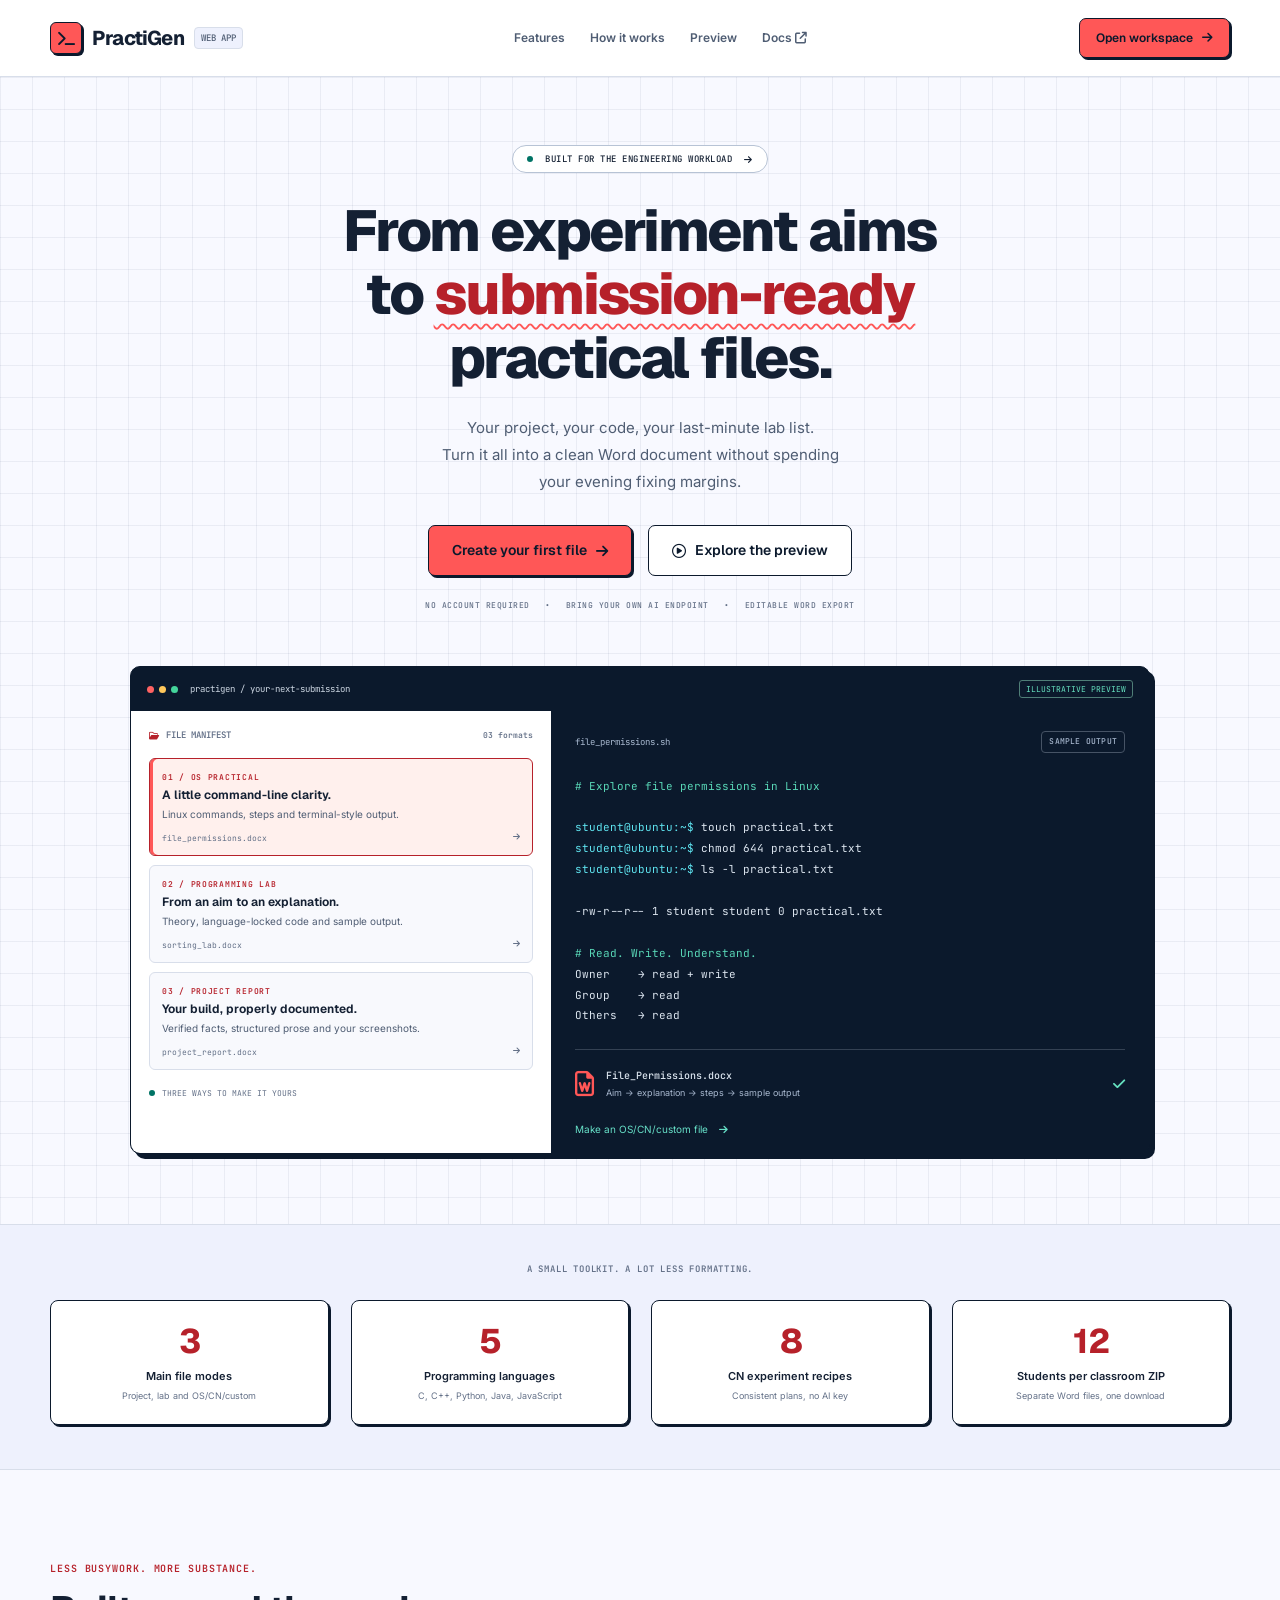
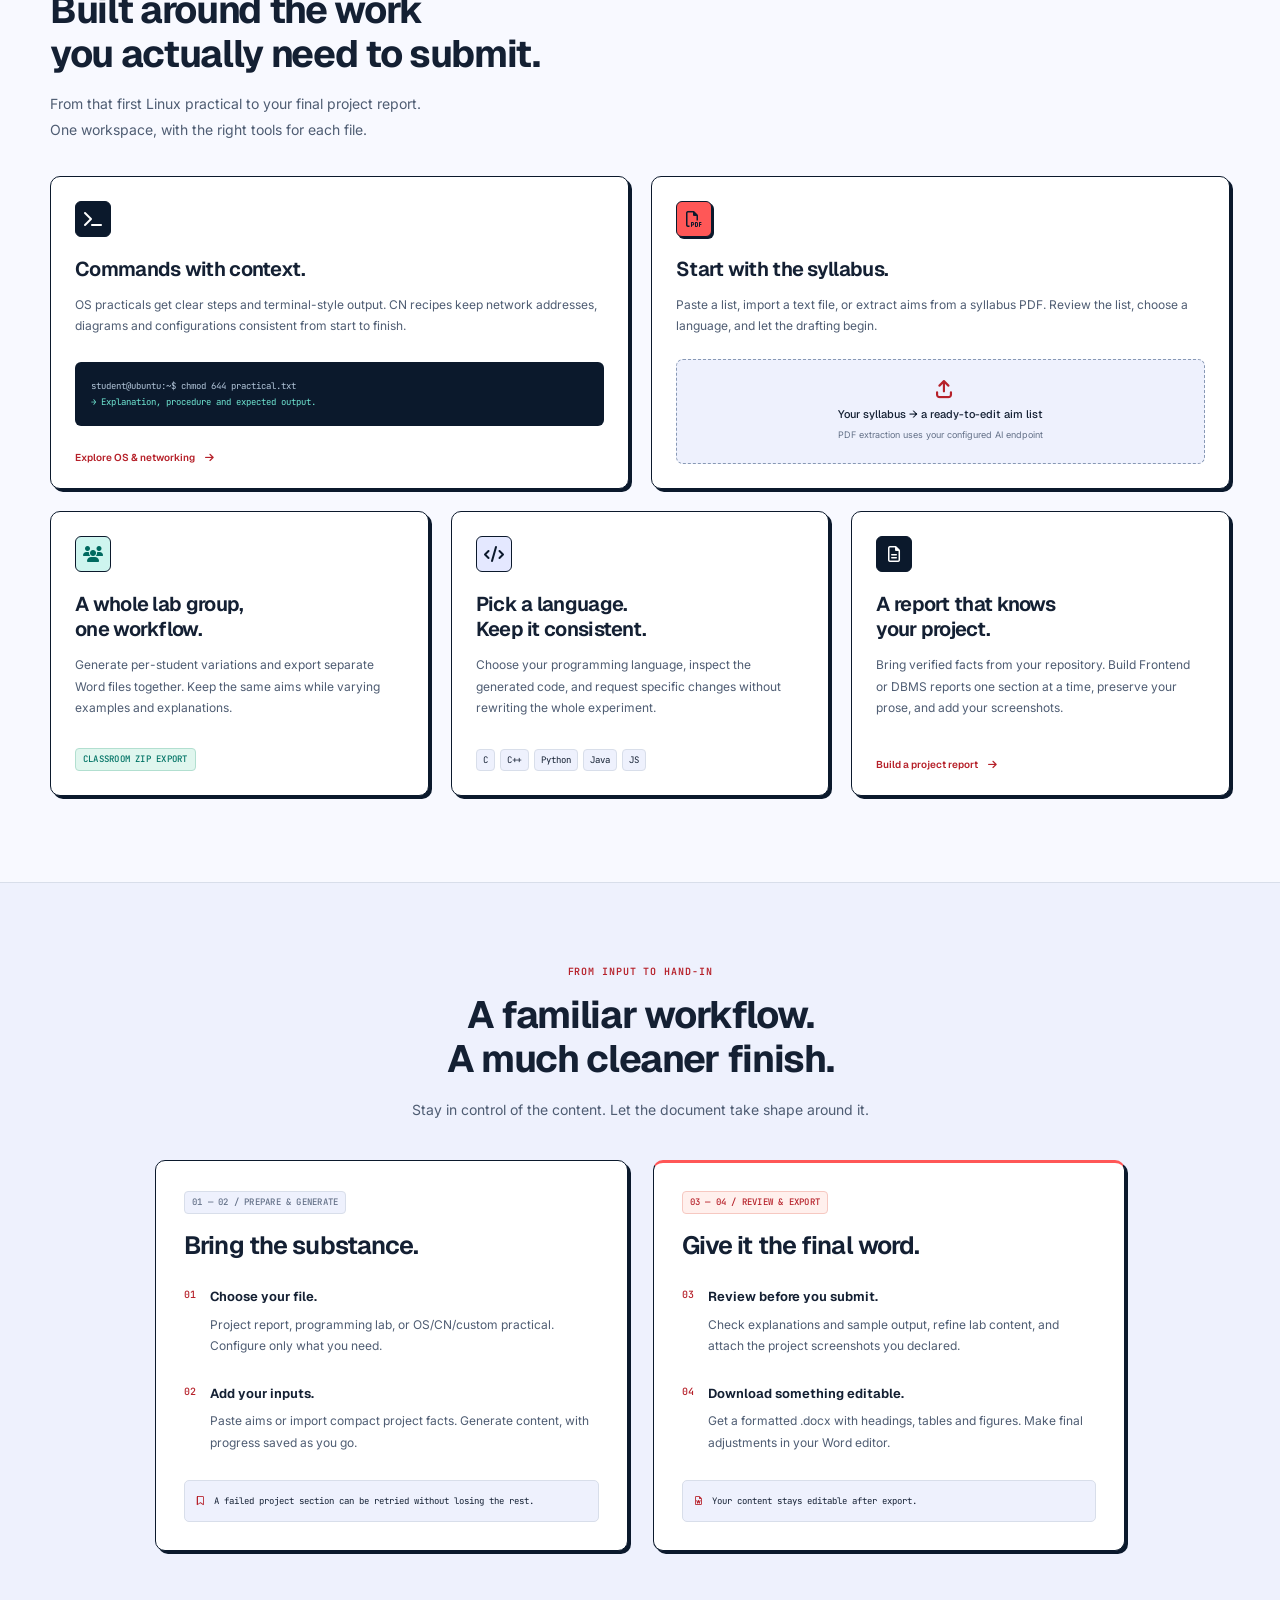
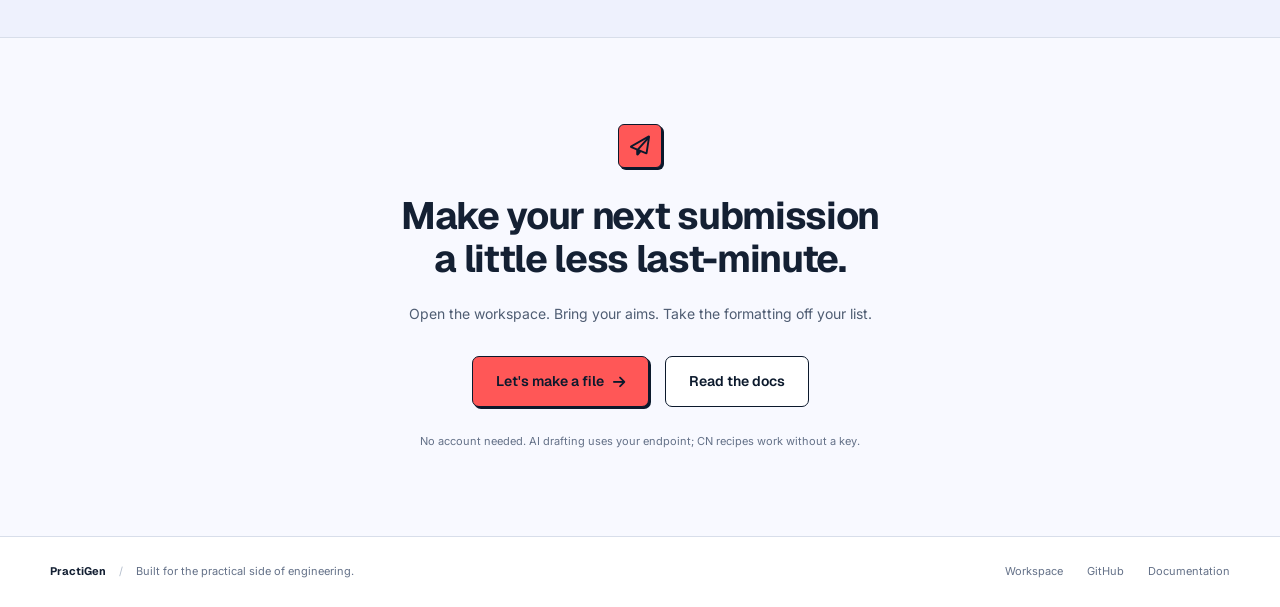
<file: public/index.html>
<!DOCTYPE html>
<html lang="en">
<head>
  <meta charset="UTF-8">
  <meta name="viewport" content="width=device-width, initial-scale=1">
  <meta name="description" content="Turn project facts and experiment aims into well-formatted Word reports. Project files, programming labs, and OS/CN practicals in one workspace.">
  <meta name="theme-color" content="#ff5757">
  <title>PractiGen — Your work. Submission ready.</title>
  <link rel="stylesheet" href="https://cdnjs.cloudflare.com/ajax/libs/font-awesome/6.5.1/css/all.min.css">
  <link rel="stylesheet" href="design.css"><link rel="stylesheet" href="landing.css">
  <script src="landing.js" defer></script>
</head>
<body>
  <a class="skip-link" href="#main">Skip to content</a>
  <header class="site-header"><div class="container header-inner">
    <a class="brand" href="./" aria-label="PractiGen home"><span class="brand-mark"><i class="fas fa-terminal" aria-hidden="true"></i></span>PractiGen <span class="brand-version">WEB APP</span></a>
    <nav class="header-nav" id="landing-nav" aria-label="Main navigation"><a href="#features">Features</a><a href="#workflow">How it works</a><a href="#demo">Preview</a><a href="https://github.com/tanish19078/generateassignment#readme">Docs <i class="fas fa-arrow-up-right-from-square" aria-hidden="true"></i></a></nav>
    <div class="header-actions"><a class="btn btn-primary" href="workspace.html">Open workspace <i class="fas fa-arrow-right" aria-hidden="true"></i></a><button class="menu-toggle" id="landing-menu" aria-label="Open navigation" aria-expanded="false" aria-controls="landing-nav"><i class="fas fa-bars" aria-hidden="true"></i></button></div>
  </div></header>
  <main id="main">
    <section class="hero grid-paper"><div class="container">
      <div class="hero-copy">
        <span class="hero-kicker"><span class="status-dot"></span> BUILT FOR THE ENGINEERING WORKLOAD <i class="fas fa-arrow-right" aria-hidden="true"></i></span>
        <h1>From experiment aims<br class="desktop-break"> to <span>submission-ready</span><br class="desktop-break"> practical files.</h1>
        <p class="lead">Your project, your code, your last-minute lab list.<br class="desktop-break"> Turn it all into a clean Word document without spending<br class="desktop-break"> your evening fixing margins.</p>
        <div class="hero-actions"><a class="btn btn-primary btn-lg" href="workspace.html">Create your first file <i class="fas fa-arrow-right" aria-hidden="true"></i></a><a class="btn btn-lg" href="#demo"><i class="far fa-circle-play" aria-hidden="true"></i> Explore the preview</a></div>
        <p class="hero-note">NO ACCOUNT REQUIRED <span>•</span> BRING YOUR OWN AI ENDPOINT <span>•</span> EDITABLE WORD EXPORT</p>
      </div>
      <div class="demo-window" id="demo">
        <div class="demo-titlebar"><div class="window-dots" aria-hidden="true"><span></span><span></span><span></span></div><span>practigen / your-next-submission</span><span class="demo-preview-tag">ILLUSTRATIVE PREVIEW</span></div>
        <div class="demo-body">
          <div class="demo-manifest"><div class="demo-pane-label"><i class="far fa-folder-open" aria-hidden="true"></i> FILE MANIFEST <span>03 formats</span></div>
            <div class="demo-tabs" aria-label="Preview file type">
              <button class="demo-tab active" data-demo="os" aria-pressed="true"><span class="eyebrow">01 / OS PRACTICAL</span><strong>A little command-line clarity.</strong><small>Linux commands, steps and terminal-style output.</small><span class="demo-tab-foot">file_permissions.docx <i class="fas fa-arrow-right" aria-hidden="true"></i></span></button>
              <button class="demo-tab" data-demo="lab" aria-pressed="false"><span class="eyebrow">02 / PROGRAMMING LAB</span><strong>From an aim to an explanation.</strong><small>Theory, language-locked code and sample output.</small><span class="demo-tab-foot">sorting_lab.docx <i class="fas fa-arrow-right" aria-hidden="true"></i></span></button>
              <button class="demo-tab" data-demo="project" aria-pressed="false"><span class="eyebrow">03 / PROJECT REPORT</span><strong>Your build, properly documented.</strong><small>Verified facts, structured prose and your screenshots.</small><span class="demo-tab-foot">project_report.docx <i class="fas fa-arrow-right" aria-hidden="true"></i></span></button>
            </div><div class="manifest-foot"><span class="status-dot"></span> THREE WAYS TO MAKE IT YOURS</div>
          </div>
          <div class="demo-output" aria-live="polite"><div class="demo-output-top"><span id="demo-file">file_permissions.sh</span><span class="badge demo-output-badge">SAMPLE OUTPUT</span></div>
            <pre id="demo-code"><span class="code-comment"># Explore file permissions in Linux</span>

<span class="code-prompt">student@ubuntu:~$</span> touch practical.txt
<span class="code-prompt">student@ubuntu:~$</span> chmod 644 practical.txt
<span class="code-prompt">student@ubuntu:~$</span> ls -l practical.txt

-rw-r--r-- 1 student student 0 practical.txt

<span class="code-comment"># Read. Write. Understand.</span>
Owner    → read + write
Group    → read
Others   → read</pre>
            <div class="demo-document"><span class="document-icon"><i class="far fa-file-word" aria-hidden="true"></i></span><div><strong id="demo-document-name">File_Permissions.docx</strong><small>Aim → explanation → steps → sample output</small></div><i class="fas fa-check" aria-hidden="true"></i></div>
            <a id="demo-start" href="workspace.html?mode=custom">Make an OS/CN/custom file <i class="fas fa-arrow-right" aria-hidden="true"></i></a>
          </div>
        </div>
      </div>
    </div></section>
    <section class="capabilities-strip" aria-label="Supported capabilities"><div class="container"><p class="eyebrow">A SMALL TOOLKIT. A LOT LESS FORMATTING.</p><div class="capability-grid"><div><strong>3</strong><span>Main file modes</span><small>Project, lab and OS/CN/custom</small></div><div><strong>5</strong><span>Programming languages</span><small>C, C++, Python, Java, JavaScript</small></div><div><strong>8</strong><span>CN experiment recipes</span><small>Consistent plans, no AI key</small></div><div><strong>12</strong><span>Students per classroom ZIP</span><small>Separate Word files, one download</small></div></div></div></section>
    <section class="features-section container" id="features">
      <div class="section-intro"><span class="eyebrow">LESS BUSYWORK. MORE SUBSTANCE.</span><h2>Built around the work<br>you actually need to submit.</h2><p class="lead">From that first Linux practical to your final project report.<br>One workspace, with the right tools for each file.</p></div>
      <div class="features-grid">
        <article class="feature-card feature-wide"><span class="feature-icon navy"><i class="fas fa-terminal" aria-hidden="true"></i></span><h3>Commands with context.</h3><p>OS practicals get clear steps and terminal-style output. CN recipes keep network addresses, diagrams and configurations consistent from start to finish.</p><div class="mini-terminal"><span>student@ubuntu:~$ chmod 644 practical.txt</span><strong>→ Explanation, procedure and expected output.</strong></div><a href="workspace.html?mode=custom">Explore OS &amp; networking <i class="fas fa-arrow-right" aria-hidden="true"></i></a></article>
        <article class="feature-card feature-wide"><span class="feature-icon coral"><i class="far fa-file-pdf" aria-hidden="true"></i></span><h3>Start with the syllabus.</h3><p>Paste a list, import a text file, or extract aims from a syllabus PDF. Review the list, choose a language, and let the drafting begin.</p><a class="feature-upload" href="workspace.html?mode=lab"><i class="fas fa-arrow-up-from-bracket" aria-hidden="true"></i><span>Your syllabus → a ready-to-edit aim list</span><small>PDF extraction uses your configured AI endpoint</small></a></article>
        <article class="feature-card"><span class="feature-icon mint"><i class="fas fa-users" aria-hidden="true"></i></span><h3>A whole lab group,<br>one workflow.</h3><p>Generate per-student variations and export separate Word files together. Keep the same aims while varying examples and explanations.</p><span class="badge badge-success">CLASSROOM ZIP EXPORT</span></article>
        <article class="feature-card"><span class="feature-icon lavender"><i class="fas fa-code" aria-hidden="true"></i></span><h3>Pick a language.<br>Keep it consistent.</h3><p>Choose your programming language, inspect the generated code, and request specific changes without rewriting the whole experiment.</p><div class="language-chips"><span>C</span><span>C++</span><span>Python</span><span>Java</span><span>JS</span></div></article>
        <article class="feature-card"><span class="feature-icon navy"><i class="far fa-file-lines" aria-hidden="true"></i></span><h3>A report that knows<br>your project.</h3><p>Bring verified facts from your repository. Build Frontend or DBMS reports one section at a time, preserve your prose, and add your screenshots.</p><a href="workspace.html?mode=project">Build a project report <i class="fas fa-arrow-right" aria-hidden="true"></i></a></article>
      </div>
    </section>
    <section class="workflow-section" id="workflow"><div class="container"><div class="section-intro centered"><span class="eyebrow">FROM INPUT TO HAND-IN</span><h2>A familiar workflow.<br>A much cleaner finish.</h2><p class="lead">Stay in control of the content. Let the document take shape around it.</p></div><div class="workflow-grid"><article class="workflow-card"><span class="badge badge-muted">01 — 02 / PREPARE &amp; GENERATE</span><h3>Bring the substance.</h3><ul><li><span>01</span><div><strong>Choose your file.</strong><p>Project report, programming lab, or OS/CN/custom practical. Configure only what you need.</p></div></li><li><span>02</span><div><strong>Add your inputs.</strong><p>Paste aims or import compact project facts. Generate content, with progress saved as you go.</p></div></li></ul><div class="workflow-note"><i class="far fa-bookmark" aria-hidden="true"></i> A failed project section can be retried without losing the rest.</div></article><article class="workflow-card workflow-card-accent"><span class="badge badge-accent">03 — 04 / REVIEW &amp; EXPORT</span><h3>Give it the final word.</h3><ul><li><span>03</span><div><strong>Review before you submit.</strong><p>Check explanations and sample output, refine lab content, and attach the project screenshots you declared.</p></div></li><li><span>04</span><div><strong>Download something editable.</strong><p>Get a formatted .docx with headings, tables and figures. Make final adjustments in your Word editor.</p></div></li></ul><div class="workflow-note"><i class="far fa-file-word" aria-hidden="true"></i> Your content stays editable after export.</div></article></div></div></section>
    <section class="final-cta container"><span class="feature-icon coral"><i class="far fa-paper-plane" aria-hidden="true"></i></span><h2>Make your next submission<br>a little less last-minute.</h2><p class="lead">Open the workspace. Bring your aims. Take the formatting off your list.</p><div class="hero-actions"><a class="btn btn-primary btn-lg" href="workspace.html">Let's make a file <i class="fas fa-arrow-right" aria-hidden="true"></i></a><a class="btn btn-lg" href="https://github.com/tanish19078/generateassignment#readme">Read the docs</a></div><p class="helper">No account needed. AI drafting uses your endpoint; CN recipes work without a key.</p></section>
  </main>
  <footer class="footer-shell"><div class="container page-footer"><div><strong>PractiGen</strong><span class="footer-divider">/</span>Built for the practical side of engineering.</div><div class="footer-links"><a href="workspace.html">Workspace</a><a href="https://github.com/tanish19078/generateassignment">GitHub</a><a href="https://github.com/tanish19078/generateassignment#readme">Documentation</a></div></div></footer>
</body>
</html>
</file>
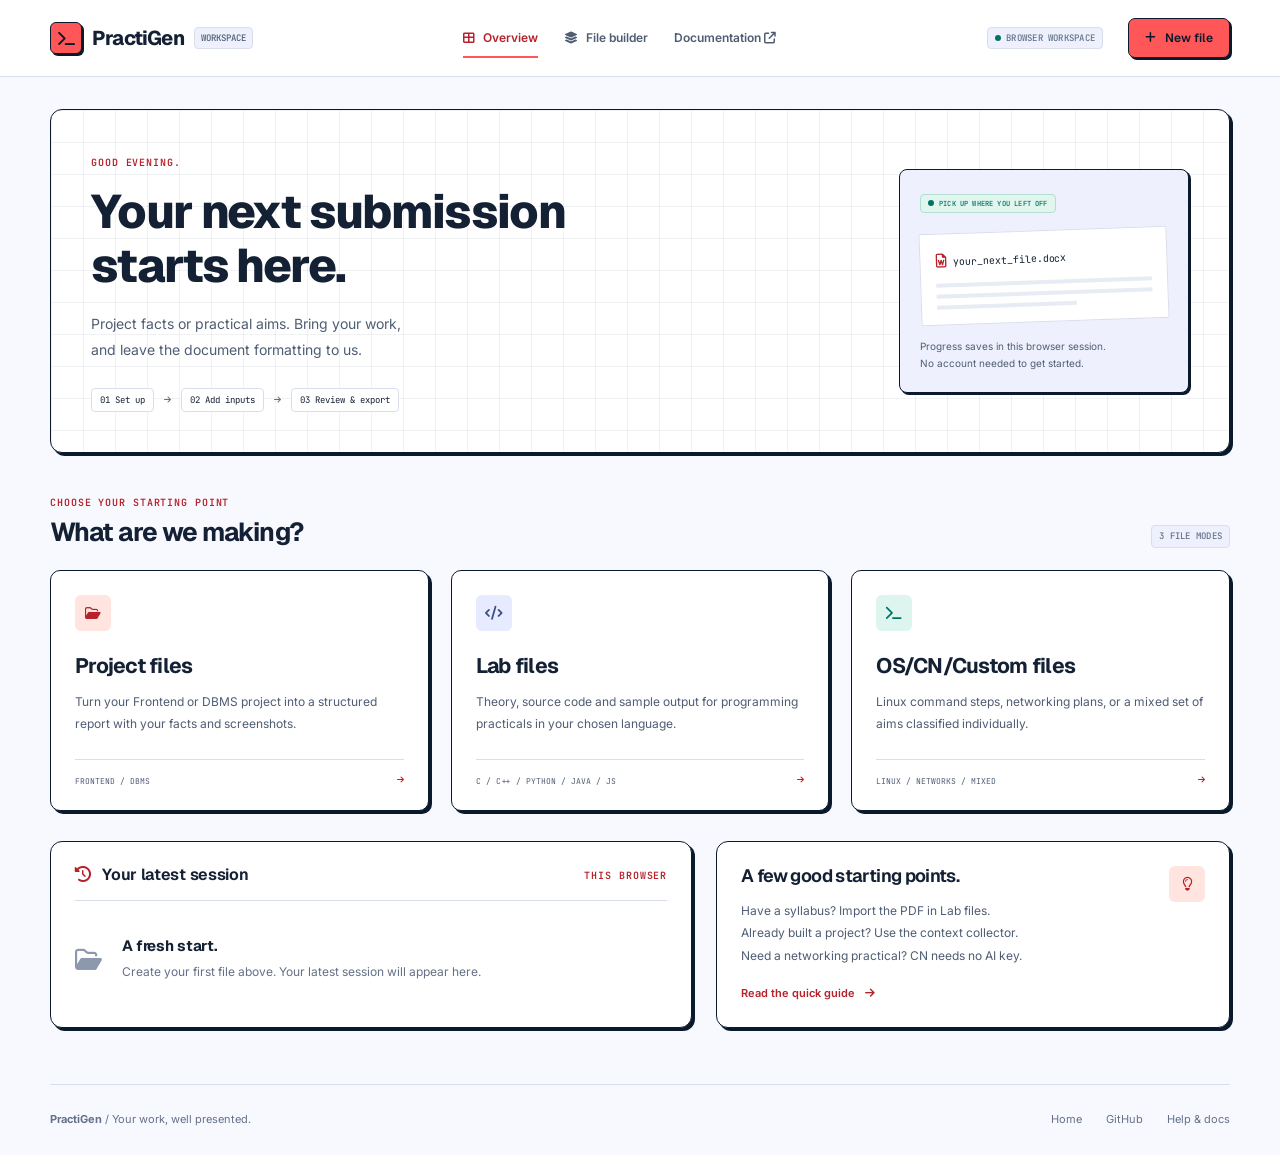
<file: public/workspace.html>
<!DOCTYPE html>
<html lang="en">
<head>
  <meta charset="UTF-8"><meta name="viewport" content="width=device-width, initial-scale=1">
  <meta name="theme-color" content="#ff5757"><title>Workspace — PractiGen</title>
  <link rel="stylesheet" href="https://cdnjs.cloudflare.com/ajax/libs/font-awesome/6.5.1/css/all.min.css">
  <link rel="stylesheet" href="design.css"><link rel="stylesheet" href="workspace.css">
  <script src="script.js" defer></script>
</head>
<body class="workspace-page">
  <a class="skip-link" href="#content">Skip to workspace</a>
  <div id="app">
    <header class="site-header"><div class="container header-inner">
      <a class="brand" href="./" aria-label="PractiGen home"><span class="brand-mark"><i class="fas fa-terminal" aria-hidden="true"></i></span>PractiGen <span class="brand-version">WORKSPACE</span></a>
      <nav class="header-nav" id="sidebar" aria-label="Workspace navigation">
        <button class="nav-item active" data-view="dashboard" onclick="navigate('dashboard')"><i class="fas fa-table-cells-large" aria-hidden="true"></i> Overview</button>
        <button class="nav-item" data-view="pipeline" onclick="navigateToPipeline()"><i class="fas fa-layer-group" aria-hidden="true"></i> File builder</button>
        <a href="https://github.com/tanish19078/generateassignment#readme">Documentation <i class="fas fa-arrow-up-right-from-square" aria-hidden="true"></i></a>
      </nav>
      <div class="header-actions"><span class="badge badge-muted"><span class="status-dot"></span> BROWSER WORKSPACE</span><button class="btn btn-primary" onclick="startNewProject()"><i class="fas fa-plus" aria-hidden="true"></i> New file</button><button class="menu-toggle" id="workspace-menu" onclick="toggleWorkspaceMenu()" aria-label="Open navigation" aria-expanded="false" aria-controls="sidebar"><i class="fas fa-bars" aria-hidden="true"></i></button></div>
    </div></header>
    <div id="sidebar-overlay" onclick="closeSidebar()"></div>
    <div id="main-area" class="container">
      <div id="restoreBanner" class="restore-banner" style="display:none;"><div><i class="fas fa-clock-rotate-left" aria-hidden="true"></i><span id="restoreText">A previous session is available.</span></div><div class="action-row"><button class="btn btn-dark" onclick="restoreSession()">Restore</button><button class="btn btn-ghost" onclick="clearSession()">Clear</button></div></div>
      <nav id="phase-stepper" class="phase-stepper" aria-label="File creation steps" style="display:none;">
        <button class="step-item" data-step="1" onclick="navigateStep('setup')"><span><b>01</b> Setup <i class="fas fa-sliders" aria-hidden="true"></i></span><small>File type &amp; preferences</small></button>
        <button class="step-item" data-step="2" onclick="navigateStep('aims')"><span><b>02</b> <span id="stepDataLabel">Aims</span><i class="far fa-file-lines" aria-hidden="true"></i></span><small>Your source material</small></button>
        <button class="step-item" data-step="3" onclick="navigateStep('generation')"><span><b>03</b> <span id="stepGenerateLabel">Generate</span><i class="fas fa-bolt" aria-hidden="true"></i></span><small>Watch it take shape</small></button>
        <button class="step-item" data-step="4" onclick="navigateStep('review')"><span><b>04</b> Review<i class="fas fa-magnifying-glass" aria-hidden="true"></i></span><small>Check the details</small></button>
        <button class="step-item" data-step="5" onclick="navigateStep('export')"><span><b>05</b> Export<i class="fas fa-arrow-down" aria-hidden="true"></i></span><small>Your finished Word file</small></button>
      </nav>
      <main id="content" tabindex="-1">
        <section id="view-dashboard" class="view active" aria-label="Workspace overview">
          <div class="welcome-panel card grid-paper"><div><span class="eyebrow" id="greeting">WELCOME BACK</span><h1>Your next submission<br>starts here.</h1><p>Project facts or practical aims. Bring your work,<br class="desktop-break"> and leave the document formatting to us.</p><div class="mini-pipeline"><span>01 Set up</span><i class="fas fa-arrow-right" aria-hidden="true"></i><span>02 Add inputs</span><i class="fas fa-arrow-right" aria-hidden="true"></i><span>03 Review &amp; export</span></div></div><div class="welcome-note"><span class="badge badge-success"><span class="status-dot"></span> PICK UP WHERE YOU LEFT OFF</span><div class="welcome-document" aria-hidden="true"><i class="far fa-file-word"></i><span>your_next_file.docx</span><div class="paper-lines"><span></span><span></span><span></span></div></div><p>Progress saves in this browser session.<br>No account needed to get started.</p></div></div>
          <div class="section-heading"><div><span class="eyebrow">CHOOSE YOUR STARTING POINT</span><h2>What are we making?</h2></div><span class="badge badge-muted">3 FILE MODES</span></div>
          <div class="quickstart-grid">
            <button class="quickstart-card" onclick="startNewProject('project')"><span class="quickstart-icon coral"><i class="far fa-folder-open" aria-hidden="true"></i></span><span class="quickstart-title">Project files</span><span class="quickstart-description">Turn your Frontend or DBMS project into a structured report with your facts and screenshots.</span><span class="quickstart-foot">FRONTEND / DBMS <i class="fas fa-arrow-right" aria-hidden="true"></i></span></button>
            <button class="quickstart-card" onclick="startNewProject('lab')"><span class="quickstart-icon lavender"><i class="fas fa-code" aria-hidden="true"></i></span><span class="quickstart-title">Lab files</span><span class="quickstart-description">Theory, source code and sample output for programming practicals in your chosen language.</span><span class="quickstart-foot">C / C++ / PYTHON / JAVA / JS <i class="fas fa-arrow-right" aria-hidden="true"></i></span></button>
            <button class="quickstart-card" onclick="startNewProject('custom')"><span class="quickstart-icon mint"><i class="fas fa-terminal" aria-hidden="true"></i></span><span class="quickstart-title">OS/CN/Custom files</span><span class="quickstart-description">Linux command steps, networking plans, or a mixed set of aims classified individually.</span><span class="quickstart-foot">LINUX / NETWORKS / MIXED <i class="fas fa-arrow-right" aria-hidden="true"></i></span></button>
          </div>
          <div class="overview-bottom"><section class="card"><div class="card-heading"><h3><i class="fas fa-clock-rotate-left" aria-hidden="true"></i> Your latest session</h3><span class="eyebrow">THIS BROWSER</span></div><div id="recent-sessions"></div></section><aside class="card workspace-tip"><span class="quickstart-icon coral"><i class="far fa-lightbulb" aria-hidden="true"></i></span><h3>A few good starting points.</h3><p>Have a syllabus? Import the PDF in Lab files.<br>Already built a project? Use the context collector.<br>Need a networking practical? CN needs no AI key.</p><a href="https://github.com/tanish19078/generateassignment#readme">Read the quick guide <i class="fas fa-arrow-right" aria-hidden="true"></i></a></aside></div>
        </section>

        <section id="view-setup" class="view" aria-label="File setup">
          <div class="page-heading"><div><span class="eyebrow">01 / THE STARTING POINT</span><h1>Set up your file.</h1><p>Choose a format. Make it yours. We'll handle the structure.</p></div><span class="badge badge-muted">STEP 1 OF 5</span></div>
          <div class="mode-grid" aria-label="Main file modes">
            <button type="button" class="mode-card" data-mode="project" onclick="selectMainMode('project')" aria-pressed="false"><i class="far fa-folder-open" aria-hidden="true"></i><h4>Project files</h4><p>Frontend and DBMS reports from your repository facts and screenshots.</p><span>PROJECT REPORT <i class="fas fa-arrow-right" aria-hidden="true"></i></span></button>
            <button type="button" class="mode-card" data-mode="lab" onclick="selectMainMode('lab')" aria-pressed="false"><i class="fas fa-code" aria-hidden="true"></i><h4>Lab files</h4><p>Programming practicals with explanations, code and sample output.</p><span>PROGRAMMING LAB <i class="fas fa-arrow-right" aria-hidden="true"></i></span></button>
            <button type="button" class="mode-card" data-mode="custom" onclick="selectMainMode('custom')" aria-pressed="false"><i class="fas fa-terminal" aria-hidden="true"></i><h4>OS/CN/Custom files</h4><p>Linux commands, network experiments, or mixed aims detected individually.</p><span>OS / NETWORKS / MIXED <i class="fas fa-arrow-right" aria-hidden="true"></i></span></button>
          </div>
          <div class="setup-layout"><div class="setup-fields">
            <section class="card" id="details-card"><div class="card-heading"><h3><i class="fas fa-sliders" aria-hidden="true"></i> File details</h3><span class="eyebrow" id="setupModeSummary">CHOOSE A MODE ABOVE</span></div>
              <p id="setupEmptyHint" class="helper">Select a file mode to see its options. Your AI connection and document preferences are below.</p>
              <div id="custom-file-options" class="field" style="display:none;"><label class="label" for="fileStyle">File type</label><select class="select" id="fileStyle" onchange="selectMode(this.value)"><option value="os">OS - Linux commands and terminal steps</option><option value="cn">CN - networking plans and diagrams (no API key)</option><option value="auto">Custom - auto-detect each aim and language</option></select></div>
              <div id="mode-options" style="display:none;">
                <div id="os-options" class="field" style="display:none;"><div class="form-grid"><div><label class="label" for="termUser">Terminal username</label><input class="input" id="termUser" value="student" placeholder="e.g. student"></div><div><label class="label" for="termHost">Hostname</label><input class="input" id="termHost" value="ubuntu" placeholder="e.g. ubuntu"></div></div></div>
                <div id="cn-options" class="field" style="display:none;"><div class="cn-student-fields"><div><label class="label" for="cnName">Student name</label><input class="input" id="cnName" maxlength="100" autocomplete="name" placeholder="Your name"></div><div><label class="label" for="cnRoll">Roll number</label><input class="input" id="cnRoll" maxlength="100" placeholder="Your roll number"></div><div><label class="label" for="cnSection">Class / section (optional)</label><input class="input" id="cnSection" maxlength="100" placeholder="e.g. CSE 3A"></div></div><p class="helper">CN recipes include consistent configurations, diagrams and expected outputs. They don't run a simulator. Student details also apply to CN aims in a mixed batch.</p></div>
                <div id="project-options" class="field" style="display:none;"><label class="label">Project report type</label><div class="project-submode-grid" role="radiogroup" aria-label="Project report type"><button type="button" class="project-submode-card" data-project-submode="frontend" onclick="selectProjectSubmode('frontend')" role="radio" aria-checked="false"><i class="far fa-window-maximize" aria-hidden="true"></i><span>Frontend</span><small>Architecture, methodology and screenshot-led results</small></button><button type="button" class="project-submode-card" data-project-submode="dbms" onclick="selectProjectSubmode('dbms')" role="radio" aria-checked="false"><i class="fas fa-database" aria-hidden="true"></i><span>DBMS</span><small>ERD, database schema and implemented SQL use cases</small></button></div><p class="helper">Bring facts from your existing project. Supplied prose is preserved; missing sections use your AI endpoint. Java project reports are not available yet.</p></div>
                <div id="coding-options" class="field" style="display:none;"><label class="label" for="codeLang">Code language</label><select class="select" id="codeLang"><option value="c">C</option><option value="cpp">C++</option><option value="python">Python</option><option value="java">Java</option><option value="javascript">JavaScript</option></select><p class="helper">Used for Lab files. Custom mode detects explicitly named languages per aim.</p></div>
              </div>
            </section>
            <section class="card" id="connection-card"><div class="card-heading"><h3><i class="fas fa-plug" aria-hidden="true"></i> AI connection</h3><span class="eyebrow">YOUR ENDPOINT. YOUR MODEL.</span></div>
              <div id="model-options"><div class="field"><label class="label" for="apiEndpoint">API base URL (optional)</label><input class="input" id="apiEndpoint" type="url" placeholder="https://your-host/v1"><p class="helper">Leave blank for the server default. Otherwise, use an OpenAI-compatible endpoint.</p></div><div class="field"><label class="label" for="customModel">Model ID (optional)</label><input class="input" id="customModel" placeholder="Default: openai/gpt-oss-120b"><p class="helper">Enter the model supported by your custom endpoint, or use the configured server model.</p></div></div>
              <div id="key-options" class="field"><label class="label" for="apiKey">API key</label><div class="password-field"><input class="input" id="apiKey" type="password" autocomplete="off" placeholder="Enter your API key"><button onclick="toggleApiKey()" aria-label="Toggle API key visibility"><i class="fas fa-eye" id="apiKeyEye" aria-hidden="true"></i></button></div><p class="helper">Leave blank to use the server key for its endpoint. Entered keys are saved in this browser.</p></div>
              <label id="quality-options" class="check-row"><input id="jevQualityGate" type="checkbox"><span><strong>Optional quality review</strong><span class="helper">An advisory second look at lab content. Requires the server's Jev/OpenRouter configuration.</span></span></label>
            </section>
            <section class="card" id="formatting-shell"><button class="formatting-toggle" onclick="toggleCollapse('formatting-section')" aria-expanded="true" aria-controls="formatting-section"><span><i class="fas fa-font" aria-hidden="true"></i> Document formatting</span><i class="fas fa-chevron-down" id="formatting-chevron" aria-hidden="true"></i></button><div class="collapse-content open" id="formatting-section"><div class="form-grid"><div><label class="label" for="fmtFont">Font family</label><select class="select" id="fmtFont"><option>Times New Roman</option><option>Arial</option><option>Calibri</option><option>Consolas</option></select></div><div><label class="label" for="fmtHeading">Heading size (pt)</label><input class="input" type="number" id="fmtHeading" value="16" min="10" max="28"></div><div><label class="label" for="fmtBody">Body size (pt)</label><input class="input" type="number" id="fmtBody" value="12" min="8" max="20"></div><div><label class="label" for="fmtCode">Code size (pt)</label><input class="input" type="number" id="fmtCode" value="9" min="6" max="16"></div><div><label class="label" for="fmtImgW">Image width (%)</label><input class="input" type="number" id="fmtImgW" value="85" min="30" max="100"></div><div><label class="label" for="fmtTermW">Terminal width (%)</label><input class="input" type="number" id="fmtTermW" value="90" min="30" max="100"></div></div></div></section>
          </div><aside class="setup-aside"><div class="card setup-preview"><div class="card-heading"><h3>Your document</h3><span class="badge badge-accent">.DOCX</span></div><div class="document-preview" aria-hidden="true"><span class="preview-running-head">PRACTICAL FILE</span><div class="preview-rule"></div><strong id="setupFileSummary">A clear, consistent format.</strong><p>Aim &amp; introduction</p><div class="preview-lines"><span></span><span></span><span></span></div><p>Procedure &amp; implementation</p><div class="preview-code"><span></span><span></span><span></span></div><div class="preview-page-number">1</div></div><p class="helper">Illustrative layout. Final sections depend on your selected file type.</p></div><div class="setup-next"><span class="status-dot"></span><strong id="setupStatusTitle">Ready when you are.</strong><p id="setupStatusText">Choose a file mode, then add your source material.</p><button class="btn btn-primary btn-lg btn-wide" id="setupProceedBtn" onclick="proceedToAims()"><span id="setupProceedLabel">Proceed to aims</span><i class="fas fa-arrow-right" aria-hidden="true"></i></button></div><p class="setup-footnote"><i class="far fa-bookmark" aria-hidden="true"></i> CN recipes and complete supplied project reports work without an AI key.</p></aside></div>
        </section>

        <section id="view-aims" class="view" aria-label="Source material">
          <div id="standard-aims-panel"><div class="page-heading"><div><span class="eyebrow">02 / YOUR SOURCE MATERIAL</span><h1>Add your experiment aims.</h1><p>Paste a list, import a file, or start with a sample.</p></div><span class="badge badge-muted">STEP 2 OF 5</span></div>
            <section class="card aims-card"><div class="card-heading"><h3><i class="far fa-file-lines" aria-hidden="true"></i> Experiment list</h3><div class="action-row"><button class="btn btn-secondary" onclick="importFile()"><i class="fas fa-file-import" aria-hidden="true"></i> Import .txt</button><button class="btn btn-secondary" onclick="loadSamples()"><i class="fas fa-flask" aria-hidden="true"></i> Load samples</button></div></div><input type="file" id="fileInput" accept=".txt" style="display:none;" onchange="handleFileImport(event)">
              <label class="label" for="aimsEditor">Separate each aim with --- on its own line</label><div class="editor-window" id="editorWindow"><div class="editor-chrome"><div class="chrome-dot red"></div><div class="chrome-dot yellow"></div><div class="chrome-dot green"></div><span class="chrome-tab">AIMS_MANIFEST.TXT</span><span>PLAIN TEXT</span></div><div class="editor-body" id="editorBody"><div class="line-numbers" id="lineNumbers" aria-hidden="true">1</div><div class="editor-highlight" id="editorHighlight" aria-hidden="true"></div><textarea id="aimsEditor" spellcheck="false" placeholder="Write a program to implement binary search.&#10;---&#10;Write a program to sort a list using bubble sort.&#10;---&#10;Write a program to implement a stack."></textarea></div></div>
              <div class="editor-toolbar"><div class="action-row"><button class="btn btn-ghost" onclick="importSyllabusPdf()"><i class="far fa-file-pdf" aria-hidden="true"></i> Import syllabus PDF</button><button class="btn btn-ghost" onclick="autoDetectAims()"><i class="fas fa-wand-magic-sparkles" aria-hidden="true"></i> Detect file type</button></div><span class="badge badge-muted" id="aimCountBadge">0 experiments detected</span></div><input type="file" id="pdfInput" accept=".pdf" style="display:none;" onchange="handlePdfImport(event)">
            </section><div class="view-actions"><button class="btn btn-secondary" onclick="navigate('setup')"><i class="fas fa-arrow-left" aria-hidden="true"></i> Back to setup</button><button class="btn btn-primary btn-lg" id="startGenBtn" onclick="startGeneration()" disabled>Generate file <i class="fas fa-arrow-right" aria-hidden="true"></i></button></div>
          </div>
        <div id="project-file-panel" style="display:none;">
          <div class="project-bridge-header">
            <div>
              <span class="badge badge-accent" id="projectSubmodeBadge">FRONTEND</span>
              <h2>Build a verified context pack</h2>
              <p>Run the collector in the AI session that already knows your project, then return its JSON here.</p>
            </div>
            <button class="btn btn-secondary" onclick="navigate('setup')"><i class="fas fa-sliders"></i> Change Type</button>
          </div>

          <div class="project-bridge-grid">
            <section class="card project-stage-card">
              <div class="project-stage-number">1</div>
              <div class="project-stage-heading">
                <h3>Send the collector prompt</h3>
                <p>Paste this into Cursor, Claude, OpenCode, or another repository-aware session.</p>
              </div>
              <pre class="project-prompt" id="projectCollectorPrompt">Loading collector prompt...</pre>
              <button class="btn btn-secondary" id="copyProjectPromptBtn" onclick="copyProjectPrompt()"><i class="fas fa-copy"></i> Copy Prompt</button>
            </section>

            <section class="card project-stage-card">
              <div class="project-stage-number">2</div>
              <div class="project-stage-heading">
                <h3>Import compact project facts</h3>
                <p>Paste the complete facts-only response or import its <code>.json</code> file. Long report prose is drafted here, one section at a time.</p>
              </div>
              <label class="label" for="projectContextInput">Complete project context JSON</label>
              <textarea class="textarea project-context-input" id="projectContextInput" spellcheck="false" placeholder='{"schema_version":1,"submode":"frontend",...}'></textarea>
              <p class="helper" id="projectContextSize">0 characters · limit 300,000</p>
              <input type="file" id="projectContextFile" accept=".json,application/json" style="display:none;" onchange="handleProjectContextFile(event)">
              <div class="project-action-row">
                <button class="btn btn-secondary" onclick="document.getElementById('projectContextFile').click()"><i class="fas fa-file-import"></i> Import JSON</button>
                <button class="btn btn-primary" id="validateProjectBtn" onclick="validateProjectContext()"><i class="fas fa-shield-halved"></i> Validate Context</button>
              </div>
              <div class="project-validation" id="projectValidationPanel" aria-live="polite">
                <p id="projectValidationSummary">Validation has not run yet.</p>
                <div id="projectValidationDetails"></div>
              </div>
            </section>
          </div>

          <section class="card project-screenshot-card">
            <div>
              <h3><i class="fas fa-images"></i> Report figures and screenshots</h3>
              <p>Attach the screenshots named in your context pack before export. DBMS E-R diagrams are drawn automatically; an uploaded E-R image can replace them. PNG/JPEG files are matched by filename.</p>
            </div>
            <button type="button" class="btn btn-secondary" id="projectImageButton" onclick="document.getElementById('projectImageInput').click()"><i class="fas fa-upload"></i> Add Images</button>
            <input type="file" id="projectImageInput" accept="image/png,image/jpeg" multiple style="display:none;" onchange="handleProjectImages(event)">
            <div id="projectImageList" class="project-image-list"><span class="helper">No images selected.</span></div>
          </section>

          <div class="project-footer-actions">
            <button class="btn btn-secondary" onclick="navigate('setup')"><i class="fas fa-arrow-left"></i> Back to Setup</button>
            <button class="btn btn-primary btn-lg" id="projectGenerateBtn" onclick="startProjectGeneration()" disabled>
              Build Project Report <i class="fas fa-file-lines"></i>
            </button>
          </div>
        </div>
        </section>

        <section id="view-generation" class="view" aria-label="Generation progress">
          <div class="page-heading"><div><span class="eyebrow">03 / TAKING SHAPE</span><h1>From inputs to a first draft.</h1><p>Your progress, one experiment or section at a time.</p></div><span class="badge badge-muted">STEP 3 OF 5</span></div>
          <section class="card generation-summary"><div class="generation-heading"><div><h2 id="generationTitle">Generating your file <span class="spinner" id="genSpinner"></span></h2><p id="genSubtitle">Preparing your content...</p></div><div class="generation-numbers"><strong id="genPercent">0%</strong><p id="genCount">0 of 0</p></div></div><div class="progress-track" role="progressbar" aria-label="Generation progress" aria-valuemin="0" aria-valuemax="100" aria-valuenow="0" id="generationProgressTrack"><div class="progress-fill" id="genProgress" style="width:0%;"></div></div></section>
          <div class="generation-layout"><div id="expGrid"></div><section class="log-panel"><div class="log-heading"><div class="window-dots" aria-hidden="true"><span></span><span></span><span></span></div><h3>Generation log</h3><span>LIVE PROGRESS</span></div><div class="terminal" id="genTerminal" role="log" aria-live="polite"></div></section></div>
          <div class="view-actions"><button class="btn btn-secondary" onclick="stopGeneration()"><i class="fas fa-arrow-left" aria-hidden="true"></i><span id="generationBackLabel">Modify aims</span></button><button class="btn btn-primary btn-lg" id="reviewBtn" style="display:none;" onclick="navigate('review')">Review results <i class="fas fa-arrow-right" aria-hidden="true"></i></button></div>
        </section>
        <section id="view-review" class="view" aria-label="Review content"><div class="page-heading"><div><span class="eyebrow">04 / THE FINAL LOOK</span><h1 id="reviewTitle">Review your results.</h1><p>Check the details, refine the content, and make it yours.</p></div><span class="badge badge-accent" id="reviewCountBadge">0 experiments ready</span></div><div id="reviewAccordion"></div><div class="view-actions"><button class="btn btn-secondary" onclick="navigate('aims')"><i class="fas fa-arrow-left" aria-hidden="true"></i> Back to inputs</button><button class="btn btn-primary btn-lg" onclick="navigateStep('export')">Prepare download <i class="fas fa-arrow-right" aria-hidden="true"></i></button></div></section>
        <section id="view-export" class="view" aria-label="Export document"><div class="page-heading"><div><span class="eyebrow">05 / READY TO TAKE WITH YOU</span><h1 id="exportTitle">Your finished file.</h1><p>An editable Word document. Ready for your final touches.</p></div><span class="badge badge-accent">WORD EXPORT</span></div><div class="export-layout"><div class="export-main"><section class="card"><div class="card-heading"><h3 id="artifactListTitle">Included in your document</h3><i class="far fa-file-word text-accent" aria-hidden="true"></i></div><div id="artifactList"></div><div class="artifact-summary"><span id="artifactTotal">0 experiments</span><span id="artifactSize">Estimated size</span></div>
              <div id="projectExportImagePanel" class="project-export-images" style="display:none;"><div><strong>Required screenshots</strong><p id="projectExportImageStatus">No screenshots uploaded.</p></div><button type="button" class="btn btn-secondary" id="projectExportImageButton" onclick="document.getElementById('projectImageInput').click()"><i class="far fa-images" aria-hidden="true"></i> Add images</button><div id="projectExportImageList" class="project-image-list"></div></div>
              <div id="downloadArea"><button class="download-btn" id="downloadBtn" onclick="downloadDocument()"><i class="fas fa-arrow-down" aria-hidden="true"></i> Download Word document</button><div id="downloadSuccess" style="display:none;" role="status"><i class="fas fa-circle-check" aria-hidden="true"></i><p>Document downloaded successfully.</p></div><p class="helper">Opens in Word, LibreOffice, and other .docx editors.</p></div></section><div class="view-actions"><button class="btn btn-secondary" onclick="navigate('review')"><i class="fas fa-arrow-left" aria-hidden="true"></i> Back to review</button><button class="btn btn-ghost" onclick="navigate('dashboard')">Return to overview <i class="fas fa-arrow-right" aria-hidden="true"></i></button></div></div>
            <aside class="export-aside"><section class="log-panel"><div class="log-heading"><div class="window-dots" aria-hidden="true"><span></span><span></span><span></span></div><h3>Export log</h3></div><div class="terminal" id="exportTerminal" role="log" aria-live="polite"></div></section><section class="card" id="classroom-panel"><div class="card-heading"><h3><i class="fas fa-users" aria-hidden="true"></i> Classroom files</h3><label class="switch" aria-label="Enable classroom export"><input type="checkbox" id="classroomToggle" onchange="toggleClassroom()"><span></span><span id="classroomKnob"></span></label></div><p class="helper">One set of aims. A separate variation for each student.</p><div id="classroomOptions" style="display:none;"><label class="label" for="studentCount">Number of students</label><input class="input" type="number" id="studentCount" value="2" min="2" max="12"><button class="btn btn-dark btn-wide" id="classroomBtn" onclick="downloadClassroomZip()"><i class="far fa-file-zipper" aria-hidden="true"></i> Download variations (ZIP)</button><p class="helper">Up to 12 students. Uses your AI connection to draft each variation.</p></div></section></aside>
          </div></section>
      </main>
      <footer class="page-footer"><span><strong>PractiGen</strong> / Your work, well presented.</span><div class="footer-links"><a href="./">Home</a><a href="https://github.com/tanish19078/generateassignment">GitHub</a><a href="https://github.com/tanish19078/generateassignment#readme">Help &amp; docs</a></div></footer>
    </div>
  </div>
  <div id="refine-modal" role="dialog" aria-modal="true" aria-labelledby="refineTitle"><div class="modal-backdrop" onclick="closeRefineModal()"></div><div class="modal-content"><div class="card-heading"><h3 id="refineTitle">A little refinement.</h3><button class="btn btn-ghost" onclick="closeRefineModal()" aria-label="Close refinement"><i class="fas fa-xmark" aria-hidden="true"></i></button></div><div class="refine-context"><span class="label">Current aim</span><p id="refineAim"></p></div><label class="label" for="refineInput">What would you like to change?</label><textarea class="textarea" id="refineInput" rows="4" placeholder="Describe what you want to improve..."></textarea><div class="refine-chips"><button class="chip" onclick="document.getElementById('refineInput').value='Add more comments to the code'">Add comments</button><button class="chip" onclick="document.getElementById('refineInput').value='Use different variable names'">Different variable names</button><button class="chip" onclick="document.getElementById('refineInput').value='Explain the logic better in theory'">Explain the logic</button><button class="chip" onclick="document.getElementById('refineInput').value='Add more test cases in the output'">More test cases</button></div><button class="btn btn-primary btn-wide" onclick="applyRefine()">Apply changes <i class="fas fa-arrow-right" aria-hidden="true"></i></button></div></div>
  <div id="toast-container" role="status" aria-live="polite"></div><canvas id="confetti-canvas" aria-hidden="true"></canvas>
</body>
</html>
</file>
<file: public/design.css>
@import url('https://fonts.googleapis.com/css2?family=Geist:wght@400;500;600;700;800&family=Inter:wght@400;500;600;700&family=JetBrains+Mono:wght@400;500;600&display=swap');

:root {
  color-scheme: light;
  --bg: #f8f9ff;
  --surface: #fff;
  --surface-soft: #eef1fd;
  --navy: #0b192c;
  --text: #142033;
  --text-sec: #4f5d73;
  --muted: #647188;
  --accent: #ff5757;
  --accent-ink: #b6212a;
  --accent-dim: #fff0ed;
  --accent-border: #ef6864;
  --border: #d8deea;
  --border-light: #a8b2c5;
  --hover: #eef1f8;
  --success: #007365;
  --success-dim: #e0f6ee;
  --error: #ba2837;
  --error-dim: #fff0f1;
  --amber: #8c5700;
  --amber-dim: #fff7df;
  --info: #226a8f;
  --cyan: #00dce6;
  --radius: 12px;
  --radius-sm: 7px;
  --shadow: 3px 3px 0 var(--navy);
  --font: 'Inter', -apple-system, BlinkMacSystemFont, 'Segoe UI', sans-serif;
  --heading: 'Geist', var(--font);
  --mono: 'JetBrains Mono', Consolas, monospace;
}

* { box-sizing: border-box; }
html { scroll-behavior: smooth; scroll-padding-top: 92px; }
body { margin: 0; background: var(--bg); color: var(--text); font-family: var(--font); font-size: 14px; line-height: 1.6; }
button, input, select, textarea { font: inherit; }
button, a, input, select, textarea { -webkit-tap-highlight-color: transparent; }
button { cursor: pointer; }
button:disabled { cursor: not-allowed; opacity: .5; box-shadow: none; transform: none; }
a { color: inherit; }
img { max-width: 100%; }
h1, h2, h3, h4, p { margin: 0; }
h1, h2, h3, h4 { font-family: var(--heading); line-height: 1.15; letter-spacing: -.035em; }
h1 { font-size: clamp(34px, 4.8vw, 60px); font-weight: 800; }
h2 { font-size: clamp(26px, 3vw, 38px); font-weight: 700; }
h3 { font-size: 20px; font-weight: 650; }
::selection { background: #ffd9d4; color: var(--navy); }
:focus-visible { outline: 3px solid var(--accent); outline-offset: 4px; }
[hidden] { display: none !important; }
.skip-link { position: fixed; left: 16px; top: -70px; z-index: 200; padding: 10px 18px; background: var(--navy); color: white; }
.skip-link:focus { top: 10px; }
.skip-link:not(:focus) { clip-path: inset(50%); width: 1px; height: 1px; overflow: hidden; white-space: nowrap; }
input::-ms-reveal, input::-ms-clear { display: none; }
.container { width: min(1180px, calc(100% - 64px)); margin-inline: auto; }
.eyebrow { font: 600 10px/1.5 var(--mono); letter-spacing: .09em; text-transform: uppercase; color: var(--accent-ink); }
.mono { font-family: var(--mono); }
.helper { display: block; font-size: 12px; line-height: 1.65; color: var(--muted); margin-top: 7px; }
.lead { font-size: 16px; line-height: 1.8; color: var(--text-sec); }
.text-accent { color: var(--accent-ink); }
.site-header { min-height: 76px; background: rgba(255,255,255,.97); border-bottom: 1px solid var(--border); position: sticky; top: 0; z-index: 30; }
.header-inner { display: flex; min-height: 76px; align-items: center; justify-content: space-between; gap: 24px; }
.brand { display: inline-flex; align-items: center; gap: 10px; text-decoration: none; font: 750 20px/1 var(--heading); letter-spacing: -.04em; white-space: nowrap; }
.brand-mark { width: 32px; height: 32px; display: grid; place-items: center; border: 1.5px solid var(--navy); border-radius: 6px; color: var(--navy); background: var(--accent); box-shadow: 2px 2px 0 var(--navy); font-size: 15px; }
.brand-version { font: 500 9px var(--mono); letter-spacing: 0; color: var(--text-sec); background: var(--surface-soft); padding: 4px 6px; border: 1px solid var(--border); border-radius: 4px; }
.header-nav, .header-actions { display: flex; align-items: center; gap: 25px; }
.header-nav a, .nav-item { text-decoration: none; font-size: 12px; font-weight: 600; color: var(--text-sec); background: none; border: 0; padding: 8px 0; }
.header-nav a:hover, .nav-item:hover, .nav-item.active { color: var(--accent-ink); }
.nav-item.active { box-shadow: 0 2px var(--accent); }
.menu-toggle { display: none; background: var(--surface); border: 1px solid var(--border); border-radius: 6px; width: 40px; height: 40px; color: var(--navy); }
.btn { display: inline-flex; justify-content: center; align-items: center; gap: 9px; padding: 10px 16px; border: 1px solid var(--navy); border-radius: var(--radius-sm); background: var(--surface); color: var(--navy); font: 600 12px/1.5 var(--heading); text-decoration: none; transition: background .16s, transform .16s, box-shadow .16s; white-space: normal; }
.btn:hover:not(:disabled) { background: var(--surface-soft); }
.btn-primary { background: var(--accent); color: var(--navy); box-shadow: 2px 2px 0 var(--navy); }
.btn-primary:hover:not(:disabled) { background: #ff7770; }
.btn-dark { background: var(--navy); color: white; box-shadow: 2px 2px 0 #657087; }
.btn-dark:hover:not(:disabled) { background: #24364f; }
.btn-primary:active:not(:disabled), .btn-dark:active:not(:disabled) { transform: translate(2px, 2px); box-shadow: none; }
.btn-ghost { border-color: transparent; background: transparent; }
.btn-danger { background: var(--error-dim); color: var(--error); border-color: #e8b8be; }
.btn-lg { padding: 14px 23px; font-size: 14px; }
.btn-wide { width: 100%; }
.action-row { display: flex; align-items: center; flex-wrap: wrap; gap: 12px; }
.badge { display: inline-flex; align-items: center; gap: 5px; padding: 4px 7px; border: 1px solid var(--border); border-radius: 4px; font: 500 9px/1.4 var(--mono); letter-spacing: .025em; text-transform: uppercase; }
.badge-accent, .badge-amber { background: var(--accent-dim); color: var(--accent-ink); border-color: #f6c8c1; }
.badge-muted { color: var(--muted); background: var(--surface-soft); }
.badge-success, .badge-teal { color: var(--success); background: var(--success-dim); border-color: #b2dfd0; }
.status-dot { display: inline-block; width: 6px; height: 6px; border-radius: 50%; background: var(--success); }
.card { border: 1px solid var(--navy); background: var(--surface); border-radius: var(--radius); box-shadow: var(--shadow); padding: 24px; min-width: 0; }
.card-heading { display: flex; align-items: center; justify-content: space-between; gap: 16px; margin-bottom: 22px; padding-bottom: 16px; border-bottom: 1px solid var(--border); }
.card-heading h3 { font-size: 16px; letter-spacing: -.02em; }
.card-heading h3 i { color: var(--accent-ink); margin-right: 8px; }
.label { display: block; font: 600 10px/1.5 var(--mono); letter-spacing: .04em; text-transform: uppercase; color: var(--text-sec); margin-bottom: 7px; }
.input, .select, .textarea { width: 100%; min-width: 0; border: 1px solid #aeb8ca; border-radius: 6px; background: white; color: var(--navy); padding: 10px 12px; font-size: 13px; line-height: 1.6; }
.input:focus, .select:focus, .textarea:focus { border-color: var(--accent); outline: 2px solid #ff57572b; outline-offset: 1px; }
.input::placeholder, .textarea::placeholder { color: #7a8597; }
.textarea { resize: vertical; }
.form-grid { display: grid; grid-template-columns: repeat(2, minmax(0, 1fr)); gap: 18px; }
.field { margin-bottom: 20px; }
.password-field { position: relative; }
.password-field input { padding-right: 45px; }
.password-field button { position: absolute; right: 4px; top: 4px; border: 0; background: transparent; color: var(--muted); padding: 8px; }
.check-row { display: flex; gap: 10px; align-items: flex-start; cursor: pointer; padding: 14px; border: 1px solid var(--border); border-radius: 6px; background: var(--surface-soft); font-size: 12px; }
.check-row input { accent-color: var(--accent-ink); margin-top: 4px; }
.check-row .helper { margin-top: 2px; }
.page-footer { display: flex; align-items: center; justify-content: space-between; gap: 20px; padding: 26px 0; font-size: 11px; color: var(--muted); }
.footer-links { display: flex; gap: 24px; }
.footer-links a { text-decoration: none; }
.footer-links a:hover { color: var(--accent-ink); text-decoration: underline; }
.grid-paper { background-image: linear-gradient(#172d5010 1px, transparent 1px), linear-gradient(90deg, #172d5010 1px, transparent 1px); background-size: 32px 32px; }
.window-dots { display: flex; gap: 5px; }
.window-dots span, .chrome-dot { width: 7px; height: 7px; border-radius: 50%; background: #ff6262; }
.window-dots span:nth-child(2), .chrome-dot.yellow { background: #ffc75b; }
.window-dots span:nth-child(3), .chrome-dot.green { background: #44d49b; }
.spinner { display: inline-block; width: 16px; height: 16px; border: 2px solid currentColor; border-right-color: transparent; border-radius: 50%; animation: spin .7s linear infinite; }
@keyframes spin { to { transform: rotate(360deg); } }
@keyframes fadeSlideIn { from { opacity: 0; transform: translateY(8px); } to { opacity: 1; transform: none; } }
@media (max-width: 900px) { .header-nav { gap: 18px; } .brand-version { display: none; } .header-actions { gap: 12px; } }
@media (max-width: 700px) {
  .container { width: calc(100% - 32px); }
  .site-header, .header-inner { min-height: 66px; }
  .header-inner { gap: 12px; }
  .brand { font-size: 18px; }
  .menu-toggle { display: inline-grid; place-items: center; }
  .header-nav { display: none; position: absolute; top: 65px; left: 0; right: 0; padding: 16px 24px; background: white; border-bottom: 1px solid var(--navy); flex-direction: column; align-items: stretch; }
  .header-nav.open { display: flex; }
  .header-actions > .btn { padding: 8px 12px; font-size: 11px; }
  .header-actions > .badge { display: none; }
  .card { padding: 20px; }
  .form-grid { grid-template-columns: 1fr; gap: 14px; }
  .page-footer { flex-direction: column; align-items: flex-start; gap: 14px; }
}
@media (prefers-reduced-motion: reduce) {
  html { scroll-behavior: auto; }
  *, *::before, *::after { animation-duration: .01ms !important; animation-iteration-count: 1 !important; transition-duration: .01ms !important; }
}
</file>
<file: public/landing.css>
.hero { padding: 68px 0 0; border-bottom: 1px solid var(--border); }
.hero-copy { text-align: center; max-width: 950px; margin: 0 auto; }
.hero-kicker { display: inline-flex; align-items: center; justify-content: center; gap: 12px; padding: 7px 14px; border: 1px solid #b7c3d5; background: white; border-radius: 20px; font: 500 9px var(--mono); letter-spacing: .055em; margin-bottom: 26px; }
.hero h1 { line-height: 1.1; font-size: clamp(36px, 4.5vw, 58px); }
.hero h1 > span { color: var(--accent-ink); text-decoration: underline; text-decoration-style: wavy; text-decoration-color: var(--accent); text-decoration-thickness: 2px; text-underline-offset: 9px; }
.hero .lead { margin-top: 25px; font-size: 15px; }
.hero-actions { display: flex; justify-content: center; flex-wrap: wrap; gap: 16px; margin-top: 30px; }
.hero-note { font: 500 8px/1.8 var(--mono); letter-spacing: .06em; color: var(--muted); margin-top: 22px; }
.hero-note span { padding: 0 10px; }
.demo-window { max-width: 1020px; margin: 54px auto 70px; border: 1px solid var(--navy); border-radius: 10px; box-shadow: 5px 5px 0 var(--navy); overflow: hidden; background: var(--navy); text-align: left; scroll-margin-top: 100px; }
.demo-titlebar { display: flex; align-items: center; gap: 12px; background: var(--navy); color: #cbd5e1; padding: 13px 16px; font: 9px var(--mono); }
.demo-preview-tag { margin-left: auto; font-size: 8px; color: #66e2c0; border: 1px solid #4f7e77; border-radius: 3px; padding: 3px 6px; }
.demo-body { display: grid; grid-template-columns: .95fr 1.35fr; }
.demo-manifest { background: white; padding: 18px; }
.demo-pane-label { display: flex; gap: 7px; align-items: center; font: 600 9px var(--mono); color: var(--muted); margin-bottom: 17px; }
.demo-pane-label i { color: var(--accent-ink); }
.demo-pane-label > span { margin-left: auto; font-size: 8px; }
.demo-tabs { display: grid; gap: 9px; }
.demo-tab { text-align: left; color: var(--text); background: #f8f9fd; border: 1px solid var(--border); border-radius: 6px; padding: 12px; display: grid; gap: 4px; }
.demo-tab:hover { border-color: var(--accent); }
.demo-tab.active { background: var(--accent-dim); border-color: var(--accent-ink); box-shadow: inset 3px 0 var(--accent); }
.demo-tab .eyebrow { font-size: 8px; }
.demo-tab strong { font: 650 12px var(--heading); }
.demo-tab small { font-size: 10px; color: var(--text-sec); line-height: 1.5; }
.demo-tab-foot { display: flex; justify-content: space-between; font: 8px var(--mono); margin-top: 7px; color: var(--muted); }
.manifest-foot { display: flex; gap: 7px; align-items: center; font: 8px var(--mono); color: var(--muted); margin-top: 18px; }
.demo-output { padding: 20px 24px 16px; color: #dce5ef; display: flex; flex-direction: column; min-width: 0; }
.demo-output-top { display: flex; align-items: center; justify-content: space-between; gap: 10px; font: 9px var(--mono); color: #a8b8cf; }
.demo-output-badge { border-color: #465365; color: #a8b8cf; font-size: 8px; }
.demo-output pre { flex: 1; font: 11px/1.9 var(--mono); margin: 23px 0; white-space: pre-wrap; overflow-wrap: anywhere; }
.code-comment { color: #59d7b7; }.code-prompt { color: #5fe4f0; }
.demo-document { border-top: 1px solid #344153; padding-top: 14px; display: flex; align-items: center; gap: 12px; }
.document-icon { color: var(--accent); font-size: 25px; }
.demo-document strong { display: block; font: 500 10px var(--mono); }
.demo-document small { display: block; color: #a8b8cf; font-size: 9px; margin-top: 4px; }
.demo-document > i { margin-left: auto; color: #66e2c0; }
#demo-start { color: #67e0c8; font-size: 10px; text-decoration: none; margin-top: 17px; align-self: flex-start; }
#demo-start i { margin-left: 8px; }
.capabilities-strip { padding: 38px 0 44px; background: var(--surface-soft); border-bottom: 1px solid var(--border); }
.capabilities-strip > .container > .eyebrow { text-align: center; color: var(--muted); font-size: 9px; margin-bottom: 23px; }
.capability-grid { display: grid; grid-template-columns: repeat(4, minmax(0, 1fr)); gap: 22px; }
.capability-grid > div { text-align: center; background: white; border: 1px solid var(--navy); border-radius: 8px; padding: 20px 8px; box-shadow: 2px 2px 0 var(--navy); }
.capability-grid strong { display: block; font: 750 34px/1.2 var(--heading); letter-spacing: -.045em; color: var(--accent-ink); }
.capability-grid span { display: block; font-size: 11px; font-weight: 600; margin: 6px 0 4px; }
.capability-grid small { display: block; color: var(--muted); font-size: 9px; }
.features-section { padding-top: 86px; padding-bottom: 86px; }
.section-intro { margin-bottom: 34px; }
.section-intro h2 { margin-top: 10px; }
.section-intro .lead { margin-top: 16px; font-size: 14px; }
.features-grid { display: grid; grid-template-columns: repeat(6, minmax(0, 1fr)); gap: 22px; }
.feature-card { grid-column: span 2; padding: 24px; background: white; border: 1px solid var(--navy); border-radius: 10px; box-shadow: 3px 3px 0 var(--navy); display: flex; flex-direction: column; align-items: flex-start; }
.feature-wide { grid-column: span 3; }
.feature-icon { width: 36px; height: 36px; display: grid; place-items: center; border: 1px solid var(--navy); border-radius: 6px; font-size: 16px; margin-bottom: 20px; }
.feature-icon.navy { background: var(--navy); color: white; }.feature-icon.coral { background: var(--accent); color: var(--navy); box-shadow: 2px 2px 0 var(--navy); }.feature-icon.mint { background: #cef5ef; color: #006a60; }.feature-icon.lavender { background: #e4e8ff; color: var(--navy); }
.feature-card h3 { font-size: 20px; line-height: 1.25; }
.feature-card p { font-size: 12px; line-height: 1.8; color: var(--text-sec); margin: 12px 0 22px; }
.feature-card > a:not(.feature-upload) { text-decoration: none; font: 600 10px var(--heading); color: var(--accent-ink); margin-top: auto; padding-top: 17px; }
.feature-card > a i { margin-left: 8px; }
.feature-card > .badge, .language-chips { margin-top: auto; }
.mini-terminal { width: 100%; background: var(--navy); padding: 16px; border-radius: 6px; font: 9px/1.8 var(--mono); margin: 3px 0 0; }
.mini-terminal span { color: #b4c7db; display: block; }.mini-terminal strong { color: #6fe6d2; font-weight: 400; }
.feature-upload { border: 1px dashed #8899b5; border-radius: 7px; background: var(--surface-soft); padding: 21px 15px; text-align: center; text-decoration: none; width: 100%; margin-top: auto; }
.feature-upload > i { display: block; color: var(--accent-ink); margin-bottom: 8px; font-size: 18px; }.feature-upload span { display: block; font: 500 11px var(--heading); }.feature-upload small { display: block; color: var(--muted); margin-top: 7px; font-size: 9px; }
.language-chips { display: flex; gap: 5px; flex-wrap: wrap; }.language-chips span { font: 9px var(--mono); padding: 4px 6px; border: 1px solid var(--border); background: var(--surface-soft); border-radius: 4px; }
.workflow-section { padding: 76px 0 86px; background: var(--surface-soft); border-block: 1px solid var(--border); }
.centered { text-align: center; }.centered h2 { margin-top: 12px; }
.workflow-grid { max-width: 970px; display: grid; grid-template-columns: repeat(2, minmax(0, 1fr)); gap: 25px; margin: 38px auto 0; }
.workflow-card { padding: 28px; background: white; border: 1px solid var(--navy); border-radius: 10px; box-shadow: 3px 3px 0 var(--navy); }.workflow-card-accent { border-top: 3px solid var(--accent); padding-top: 26px; }
.workflow-card h3 { margin-top: 17px; font-size: 25px; }.workflow-card ul { list-style: none; padding: 0; margin: 26px 0; display: grid; gap: 25px; }.workflow-card li { display: flex; gap: 14px; }.workflow-card li > span { font: 500 10px var(--mono); color: var(--accent-ink); margin-top: 3px; }.workflow-card li strong { font: 650 13px var(--heading); }.workflow-card p { font-size: 12px; color: var(--text-sec); margin-top: 6px; line-height: 1.8; }
.workflow-note { padding: 12px; background: var(--surface-soft); border: 1px solid var(--border); border-radius: 5px; font: 9px/1.8 var(--mono); }.workflow-note i { margin-right: 5px; color: var(--accent-ink); }
.final-cta { padding-top: 86px; padding-bottom: 86px; text-align: center; }.final-cta > .feature-icon { margin: 0 auto 26px; width: 44px; height: 44px; font-size: 20px; }.final-cta .lead { margin-top: 20px; font-size: 14px; }.final-cta .helper { margin-top: 25px; font-size: 11px; }.footer-shell { border-top: 1px solid var(--border); background: white; }.page-footer strong { font-family: var(--heading); color: var(--text); }.footer-divider { margin: 0 13px; color: #b3bdcc; }
@media (max-width: 900px) { .hero h1 { font-size: 47px; }.features-grid { gap: 18px; }.feature-card { padding: 20px; }.demo-output { padding-inline: 18px; }.capability-grid { gap: 16px; } }
@media (max-width: 700px) {
  .hero { padding-top: 43px; }.hero h1 { font-size: clamp(34px, 8vw, 48px); }.desktop-break { display: none; }.hero-kicker { font-size: 7px; gap: 8px; padding: 7px 10px; }.hero .lead { font-size: 14px; }.hero-note { max-width: 320px; margin-inline: auto; line-height: 2; }.hero-actions { gap: 12px; }.hero-actions .btn { width: 100%; }.hero-actions { max-width: 340px; margin-inline: auto; }.demo-window { margin-top: 38px; margin-bottom: 44px; box-shadow: 3px 3px 0 var(--navy); }.demo-titlebar { gap: 8px; font-size: 7px; }.demo-preview-tag { font-size: 6px; padding: 2px 4px; }.demo-body { grid-template-columns: 1fr; }.demo-manifest { padding: 15px; }.demo-tabs { grid-template-columns: repeat(3, minmax(0,1fr)); gap: 7px; }.demo-tab { padding: 10px 7px; }.demo-tab small, .demo-tab-foot, .manifest-foot { display: none; }.demo-tab strong { font-size: 10px; line-height: 1.5; }.demo-tab .eyebrow { font-size: 6px; }.demo-output { padding: 20px; }.demo-output pre { min-height: 255px; }.capability-grid { grid-template-columns: repeat(2, minmax(0, 1fr)); gap: 16px; }.capability-grid small { font-size: 8px; }.features-section { padding-block: 58px; }.features-grid { grid-template-columns: 1fr; gap: 20px; }.feature-card, .feature-wide { grid-column: auto; padding: 24px; }.feature-card h3 br { display: none; }.workflow-section { padding-block: 55px; }.workflow-grid { grid-template-columns: 1fr; gap: 22px; }.workflow-card { padding: 24px; }.final-cta { padding-block: 58px; }.footer-divider { margin-inline: 5px; }
}
</file>
<file: public/workspace.css>
/* Shared colors, controls and typography are defined in design.css. */
#model-options { margin-bottom: 20px; }
#main-area { min-height: calc(100vh - 76px); display: flex; flex-direction: column; }
#content { flex: 1; outline: none; padding: 32px 0 56px; min-width: 0; }
.view { display: none; animation: fadeSlideIn .24s ease; }.view.active { display: block; }
.workspace-page .header-nav { gap: 26px; }.nav-item i { margin-right: 5px; }
#sidebar-overlay { display: none; }
.workspace-page .page-footer { border-top: 1px solid var(--border); }
.restore-banner { align-items: center; justify-content: space-between; gap: 16px; background: #e7edff; border: 1px solid #c3cee8; border-radius: 6px; padding: 10px 14px; margin-top: 24px; font-size: 12px; }
.restore-banner > div:first-child { display: flex; gap: 10px; align-items: center; }.restore-banner i { color: var(--accent-ink); }.restore-banner .btn { padding: 5px 12px; font-size: 10px; }
.phase-stepper { gap: 16px; margin-top: 26px; padding-bottom: 17px; border-bottom: 1px solid var(--border); }
.step-item { flex: 1; min-width: 0; border: 0; border-top: 2px solid #d5ddea; background: none; padding: 11px 0 0; text-align: left; color: var(--muted); }
.step-item > span { display: flex; align-items: center; gap: 5px; font: 600 10px var(--mono); text-transform: uppercase; }.step-item i { margin-left: auto; font-size: 10px; }.step-item small { display: block; font-size: 10px; margin-top: 7px; }.step-item.active { border-top-color: var(--accent); color: var(--accent-ink); }.step-item.completed { border-top-color: var(--success); color: var(--success); }.step-item:hover { color: var(--navy); }
.welcome-panel { display: grid; grid-template-columns: 1fr 290px; align-items: center; gap: 40px; padding: 40px; }
.welcome-panel h1 { font-size: clamp(34px, 4vw, 47px); margin: 13px 0 18px; }
.welcome-panel > div > p { color: var(--text-sec); font-size: 14px; line-height: 1.85; }
.mini-pipeline { display: flex; gap: 10px; align-items: center; flex-wrap: wrap; margin-top: 25px; }.mini-pipeline span { font: 9px var(--mono); padding: 5px 8px; background: white; border: 1px solid var(--border); border-radius: 4px; }.mini-pipeline i { font-size: 8px; color: var(--muted); }
.welcome-note { border: 1px solid var(--navy); border-radius: 8px; padding: 20px; background: #eef1fd; box-shadow: 2px 2px 0 var(--navy); }.welcome-note .badge { font-size: 7px; }.welcome-note p { color: var(--muted); font-size: 10px !important; line-height: 1.7 !important; margin-top: 15px; }.welcome-document { background: white; border: 1px solid var(--border); padding: 15px; margin-top: 17px; transform: rotate(-2deg); }.welcome-document > i { color: var(--accent-ink); margin-right: 6px; }.welcome-document > span { font: 10px var(--mono); }.paper-lines { display: grid; gap: 7px; margin-top: 12px; }.paper-lines span { background: #e7ebf3; height: 4px; }.paper-lines span:last-child { width: 65%; }
.section-heading { display: flex; justify-content: space-between; gap: 20px; align-items: flex-end; margin: 37px 0 22px; }.section-heading h2 { font-size: 26px; margin-top: 5px; }
.quickstart-grid, .mode-grid { display: grid; grid-template-columns: repeat(3, minmax(0, 1fr)); gap: 22px; }
.quickstart-card { background: white; border: 1px solid var(--navy); border-radius: 10px; box-shadow: 3px 3px 0 var(--navy); display: flex; flex-direction: column; align-items: flex-start; padding: 24px; text-align: left; transition: transform .2s, box-shadow .2s; color: var(--text); }.quickstart-card:hover { transform: translateY(-3px); box-shadow: 4px 6px 0 var(--navy); border-color: var(--accent-ink); }.quickstart-icon { display: inline-grid; place-items: center; width: 36px; height: 36px; background: #eef1fd; color: var(--navy); border-radius: 6px; margin-bottom: 21px; }.quickstart-icon.coral { background: #ffe4df; color: var(--accent-ink); }.quickstart-icon.mint { background: #ddf4ef; color: var(--success); }.quickstart-icon.lavender { background: #e7ebff; color: #3a4d86; }.quickstart-title { font: 700 21px var(--heading); letter-spacing: -.035em; }.quickstart-description { font-size: 12px; line-height: 1.85; color: var(--text-sec); margin: 12px 0 24px; }.quickstart-foot { width: 100%; display: flex; justify-content: space-between; gap: 5px; border-top: 1px solid var(--border); padding-top: 16px; font: 8px var(--mono); margin-top: auto; color: var(--text-sec); }.quickstart-foot i { color: var(--accent-ink); }
.overview-bottom { display: grid; grid-template-columns: 1.25fr 1fr; gap: 24px; margin-top: 30px; }.workspace-tip .quickstart-icon { float: right; margin: 0 0 10px 12px; }.workspace-tip h3 { font-size: 18px; margin-bottom: 13px; }.workspace-tip p { color: var(--text-sec); font-size: 12px; line-height: 1.9; }.workspace-tip a { display: inline-block; font-size: 11px; color: var(--accent-ink); margin-top: 17px; text-decoration: none; font-weight: 600; }.workspace-tip a i { margin-left: 7px; }
.empty-session { display: flex; align-items: center; gap: 20px; padding: 14px 0; }.empty-session > i { color: #8b98ae; font-size: 24px; }.empty-session h4 { font-size: 15px; letter-spacing: -.01em; }.empty-session p { color: var(--muted); font-size: 12px; margin-top: 7px; }.session-row { display: flex; align-items: center; gap: 16px; flex-wrap: wrap; }.session-icon { display: grid; place-items: center; background: var(--surface-soft); border: 1px solid var(--border); width: 40px; height: 46px; color: var(--accent-ink); border-radius: 6px; }.session-info { flex: 1; min-width: 150px; }.session-info strong { display: block; font-size: 13px; }.session-info p { color: var(--muted); font-size: 11px; margin-top: 5px; }.session-row .action-row { gap: 5px; }.session-row .btn { font-size: 10px; padding: 7px 11px; }
.page-heading { display: flex; justify-content: space-between; align-items: flex-start; gap: 24px; margin: 1px 0 30px; }.page-heading h1 { font-size: clamp(28px, 3.5vw, 38px); margin-top: 9px; }.page-heading p { margin-top: 13px; color: var(--text-sec); font-size: 13px; }.page-heading > .badge { margin-top: 10px; }
.mode-grid { margin-bottom: 30px; }.mode-card { background: white; border: 1px solid var(--navy); border-radius: 9px; padding: 21px; text-align: left; color: var(--text); box-shadow: 2px 2px 0 var(--navy); display: flex; flex-direction: column; align-items: flex-start; transition: border-color .18s, background .18s; }.mode-card > i { width: 30px; height: 30px; display: grid; place-items: center; background: var(--surface-soft); border-radius: 5px; color: var(--text-sec); margin-bottom: 17px; }.mode-card h4 { font-size: 18px; }.mode-card p { font-size: 11px; line-height: 1.8; color: var(--text-sec); margin: 10px 0 18px; }.mode-card > span { display: flex; justify-content: space-between; gap: 10px; width: 100%; margin-top: auto; font: 8px var(--mono); border-top: 1px solid var(--border); padding-top: 13px; }.mode-card.selected { border-color: var(--accent-ink); background: #fff8f6; }.mode-card.selected { box-shadow: 2px 2px 0 var(--accent-ink); }.mode-card.selected > i { background: #ffe1da; color: var(--accent-ink); }.mode-card.selected > span { color: var(--accent-ink); border-color: #f5bfb7; }
.setup-layout { display: grid; grid-template-columns: minmax(0, 1fr) 310px; align-items: start; gap: 30px; }.setup-fields { display: grid; gap: 24px; min-width: 0; }.setup-aside { position: sticky; top: 100px; }.setup-fields .field:last-child { margin-bottom: 0; }.setup-fields .field + .field { margin-top: 18px; }.cn-student-fields { display: grid; grid-template-columns: repeat(2, minmax(0,1fr)); gap: 16px; }.cn-student-fields > div:last-child { grid-column: 1 / -1; }
.project-submode-grid { display: grid; grid-template-columns: repeat(2, minmax(0,1fr)); gap: 14px; }.project-submode-card { display: grid; grid-template-columns: 22px 1fr; gap: 9px; text-align: left; border: 1px solid var(--border-light); border-radius: 7px; background: white; padding: 15px; color: var(--text); }.project-submode-card > i { color: var(--accent-ink); margin-top: 3px; }.project-submode-card span { font-weight: 600; font-size: 13px; }.project-submode-card small { grid-column: 1/-1; color: var(--muted); font-size: 10px; line-height: 1.7; }.project-submode-card.selected { border-color: var(--accent-ink); background: var(--accent-dim); box-shadow: 1px 1px 0 var(--accent-ink); }.project-submode-card:hover { border-color: var(--accent-ink); }
.formatting-toggle { width: 100%; display: flex; align-items: center; justify-content: space-between; background: none; border: 0; padding: 0; color: var(--text); font: 650 16px var(--heading); }.formatting-toggle i:first-child { color: var(--accent-ink); margin-right: 8px; }.formatting-toggle > i { font-size: 11px; }.collapse-content { display: none; }.collapse-content.open { display: block; padding-top: 23px; }.setup-preview { background: var(--surface-soft); padding: 21px; }.setup-preview .card-heading { margin-bottom: 17px; }.setup-preview .helper { font-size: 10px; margin-top: 16px; }.document-preview { font-family: Georgia, 'Times New Roman', serif; padding: 25px 23px 16px; background: white; border: 1px solid #cbd4e3; min-height: 330px; box-shadow: 3px 3px 0 #d5ddea; }.preview-running-head { font: 7px var(--mono); color: #8791a2; letter-spacing: .08em; }.preview-rule { height: 1px; background: #b4bdcc; margin: 10px 0 23px; }.document-preview > strong { font-size: 19px; line-height: 1.25; display: block; }.document-preview > p { font-weight: 700; font-size: 10px; margin: 20px 0 9px; }.preview-lines, .preview-code { display: grid; gap: 6px; }.preview-lines > span { background: #e1e5ec; height: 3px; }.preview-lines > span:last-child { width: 70%; }.preview-code { padding: 12px; background: #f0f3f8; border-left: 2px solid #a8b6c9; }.preview-code > span { height: 3px; background: #c7d1e0; width: 80%; }.preview-code > span:nth-child(2) { width: 60%; }.preview-page-number { text-align: center; font-size: 9px; color: #8791a2; margin-top: 30px; }.setup-next { padding: 25px 0 0; }.setup-next > strong { font-size: 13px; margin-left: 6px; }.setup-next > p { font-size: 12px; line-height: 1.8; color: var(--text-sec); margin: 10px 0 17px; }.setup-next .btn { font-size: 12px; }.setup-footnote { color: var(--muted); font-size: 10px; line-height: 1.8; margin-top: 18px; }.setup-footnote i { color: var(--accent-ink); margin-right: 4px; }
.view-actions { display: flex; flex-wrap: wrap; justify-content: space-between; align-items: center; gap: 15px; margin-top: 28px; padding-top: 20px; border-top: 1px solid var(--border); }
.aims-card .card-heading { flex-wrap: wrap; }.aims-card .card-heading .btn { font-size: 10px; padding: 8px 12px; }.editor-window { border: 1px solid #aab5c9; background: #fcfcff; border-radius: 7px; overflow: hidden; }.editor-chrome { display: flex; align-items: center; gap: 5px; padding: 12px 14px; background: var(--surface-soft); border-bottom: 1px solid var(--border); }.chrome-tab { margin-left: 8px; font: 9px var(--mono); color: var(--text-sec); }.editor-chrome > span:last-child { font: 8px var(--mono); margin-left: auto; color: var(--muted); }.editor-body { display: flex; position: relative; height: 360px; }.line-numbers { font: 12px/1.9 var(--mono); padding: 16px 10px; min-width: 42px; text-align: right; white-space: pre; color: #8d98aa; background: #f3f5fc; overflow: hidden; border-right: 1px solid var(--border); user-select: none; }.editor-highlight { display: none; }#aimsEditor { min-width: 0; flex: 1; height: 100%; resize: none; background: transparent; font: 12px/1.9 var(--mono); color: var(--text); padding: 16px; border: 0; outline: none; tab-size: 4; overflow: auto; }#aimsEditor:focus { box-shadow: inset 0 0 0 2px #ff575740; }#aimsEditor::placeholder { color: #8a95a7; }.editor-toolbar { display: flex; flex-wrap: wrap; gap: 15px; align-items: center; justify-content: space-between; margin-top: 18px; }.editor-toolbar .btn { font-size: 11px; padding: 8px 9px; }.drop-zone-active { outline: 3px dashed var(--accent); outline-offset: 4px; }
.project-bridge-header { display: flex; align-items: center; justify-content: space-between; gap: 24px; margin-bottom: 27px; }.project-bridge-header h2 { font-size: 32px; margin: 11px 0 13px; }.project-bridge-header p { font-size: 13px; color: var(--text-sec); }.project-bridge-grid { display: grid; grid-template-columns: repeat(2, minmax(0,1fr)); gap: 24px; }.project-stage-card { display: flex; flex-direction: column; min-width: 0; }.project-stage-number { width: 26px; height: 26px; display: grid; place-items: center; font: 600 11px var(--mono); background: var(--accent-dim); color: var(--accent-ink); border: 1px solid #f0b5ac; border-radius: 5px; margin-bottom: 17px; }.project-stage-heading h3 { font-size: 19px; margin-bottom: 9px; }.project-stage-heading p { font-size: 12px; color: var(--text-sec); line-height: 1.8; margin-bottom: 20px; }.project-prompt { font: 11px/1.8 var(--mono); background: var(--navy); color: #dae5ef; border-radius: 6px; padding: 16px; margin: 0 0 16px; white-space: pre-wrap; overflow-wrap: anywhere; height: 350px; overflow: auto; }.project-context-input { font: 11px/1.8 var(--mono); min-height: 300px; flex: 1; }.project-action-row { display: flex; flex-wrap: wrap; gap: 10px; margin: 15px 0; }.project-validation { padding: 14px; border: 1px solid var(--border); border-radius: 6px; background: var(--surface-soft); font-size: 12px; overflow-wrap: anywhere; }.project-validation.valid { background: #eef9f4; border-color: #b9dacc; }.project-validation.invalid { background: var(--error-dim); border-color: #e8bdc2; }.project-validation ul { padding-left: 18px; line-height: 1.8; }.validation-ok { color: var(--success); }.validation-error { color: var(--error); }.validation-warning { color: var(--amber); }.project-screenshot-card { margin-top: 26px; display: grid; grid-template-columns: 1fr auto; gap: 18px; align-items: center; }.project-screenshot-card h3 { font-size: 18px; margin-bottom: 9px; }.project-screenshot-card h3 i { color: var(--accent-ink); margin-right: 6px; }.project-screenshot-card p { color: var(--text-sec); font-size: 12px; }.project-image-list { grid-column: 1/-1; display: flex; flex-wrap: wrap; gap: 8px; min-width: 0; }.project-image-chip { display: inline-flex; align-items: center; gap: 7px; padding: 6px 8px; border: 1px solid var(--border); border-radius: 5px; background: var(--surface-soft); font: 9px var(--mono); max-width: 100%; }.project-image-chip > span { overflow-wrap: anywhere; min-width: 0; }.project-image-chip button { flex-shrink: 0; background: none; border: 0; color: var(--muted); padding: 6px; }.project-footer-actions { display: flex; justify-content: space-between; align-items: center; gap: 15px; margin-top: 26px; }
.generation-summary { margin-bottom: 26px; }.generation-heading { display: flex; align-items: flex-start; gap: 24px; justify-content: space-between; margin-bottom: 22px; }#generationTitle { display: flex; align-items: center; gap: 12px; font-size: 22px; }#genSubtitle { font-size: 12px; color: var(--text-sec); margin-top: 8px; }.generation-numbers { text-align: right; flex-shrink: 0; }.generation-numbers strong { font: 750 30px var(--heading); letter-spacing: -.05em; color: var(--accent-ink); }.generation-numbers p { font: 9px var(--mono); color: var(--muted); margin-top: 4px; }.progress-track { height: 8px; border: 1px solid var(--border); border-radius: 5px; overflow: hidden; background: var(--surface-soft); }.progress-fill { height: 100%; background: var(--accent); transition: width .25s; }.generation-layout { display: grid; grid-template-columns: 1fr 1fr; gap: 25px; align-items: start; }#expGrid { display: grid; grid-template-columns: repeat(2,minmax(0,1fr)); gap: 15px; }.exp-card { background: white; border: 1px solid var(--border-light); border-radius: 8px; padding: 18px; min-width: 0; }.exp-card.synthesizing { border-color: var(--accent-ink); box-shadow: 2px 2px 0 #edc7c0; }.exp-card.complete { border-color: #8dc1ac; background: #f9fffc; }.exp-card.failed { border-color: #dc9da5; background: #fff9f9; }.project-generation-card { grid-column: 1/-1; padding: 25px; }.project-gen-kicker { font: 600 9px var(--mono); color: var(--accent-ink); }.project-generation-card h3 { margin: 15px 0 12px; font-size: 24px; overflow-wrap: anywhere; }.project-generation-card > p { font-size: 12px; line-height: 1.8; color: var(--text-sec); }
.log-panel { min-width: 0; background: var(--navy); border: 1px solid var(--navy); border-radius: 9px; overflow: hidden; }.log-heading { display: flex; gap: 10px; align-items: center; padding: 13px 15px; border-bottom: 1px solid #344054; }.log-heading h3 { color: #e0e9f5; font: 500 10px var(--mono); letter-spacing: 0; }.log-heading > span { margin-left: auto; font: 7px var(--mono); color: #65e1cf; }.terminal { padding: 17px; color: #b5c3d8; font: 10px/1.95 var(--mono); overflow-y: auto; overflow-wrap: anywhere; max-height: 400px; min-height: 170px; }.terminal .log-success { color: #62e3bc; }.terminal .log-info { color: #7edbef; }.terminal .log-error { color: #ff9eac; }.terminal .log-warn { color: #f3ce7e; }#genTerminal { min-height: 280px; }
.accordion-item { background: white; border: 1px solid var(--navy); border-radius: 9px; box-shadow: 2px 2px 0 #ced5e2; margin-bottom: 16px; overflow: hidden; }.accordion-header { display: flex; align-items: center; gap: 12px; padding: 20px; cursor: pointer; }.accordion-header:hover { background: #f8f9fe; }.accordion-body { display: none; }.accordion-body.open { display: block; }.accordion-chevron { color: var(--muted); margin-left: auto; font-size: 11px; transition: transform .2s; }.accordion-chevron.open { transform: rotate(180deg); }.project-accordion-button { width: 100%; text-align: left; border: 0; background: transparent; color: inherit; }.project-review-body { padding: 0 24px 24px; }.project-review-body > p { font-size: 13px; color: var(--text-sec); line-height: 1.9; white-space: pre-line; }.project-review-meta { display: flex; flex-wrap: wrap; gap: 6px; }.code-block { background: var(--navy); color: #e0e9f4; border-radius: 6px; padding: 18px; font: 11px/1.8 var(--mono); overflow-x: auto; white-space: pre; }.terminal-output { color: #77e8c7; }.cn-review-block { margin-bottom: 24px; }.cn-review-block h4 { font-size: 15px; margin: 17px 0 10px; }.cn-review-block ul, .cn-review-block ol { padding-left: 22px; color: var(--text-sec); font-size: 13px; line-height: 1.9; }.cn-figures { display: grid; grid-template-columns: repeat(2, minmax(0,1fr)); gap: 16px; margin-top: 16px; }.cn-figure { margin: 0; border: 1px solid var(--border); border-radius: 7px; overflow: hidden; background: #f7f9ff; }.cn-figure img { width: 100%; display: block; }.cn-figure figcaption { padding: 10px; color: var(--muted); font-size: 11px; }
.export-layout { display: grid; grid-template-columns: minmax(0,1.3fr) minmax(0,1fr); align-items: start; gap: 27px; }.export-main, .export-aside { min-width: 0; }.export-aside { display: grid; gap: 24px; }#artifactList { display: grid; gap: 9px; }.artifact-summary { display: flex; flex-wrap: wrap; justify-content: space-between; gap: 10px; margin-top: 17px; padding: 13px; background: var(--surface-soft); border: 1px solid var(--border); border-radius: 5px; color: var(--muted); font: 9px var(--mono); }.project-export-images { grid-template-columns: 1fr auto; align-items: center; gap: 15px; margin: 22px 0 0; padding: 16px; border: 1px solid var(--border); border-radius: 6px; }.project-export-images strong { font-size: 12px; }#projectExportImageStatus { font-size: 11px; color: var(--text-sec); line-height: 1.8; margin-top: 5px; overflow-wrap: anywhere; }#downloadArea { text-align: center; padding-top: 26px; }#downloadArea .helper { font-size: 10px; margin-top: 13px; }.download-btn { width: 100%; display: flex; align-items: center; justify-content: center; gap: 12px; background: var(--accent); color: var(--navy); font: 700 14px var(--heading); border: 1px solid var(--navy); border-radius: 7px; padding: 17px; box-shadow: 2px 2px 0 var(--navy); }.download-btn:hover:not(:disabled) { background: #ff7970; }.download-btn:active:not(:disabled) { transform: translate(2px,2px); box-shadow: none; }#downloadSuccess { padding: 20px 0 10px; color: var(--success); font-size: 13px; }#downloadSuccess i { font-size: 24px; margin-bottom: 10px; }.switch { position: relative; display: inline-block; width: 40px; height: 22px; cursor: pointer; flex-shrink: 0; }.switch input { position: absolute; opacity: 0; width: 40px; height: 22px; margin: 0; }.switch:focus-within { outline: 2px solid var(--accent-ink); outline-offset: 4px; border-radius: 12px; }.switch > span:first-of-type { position: absolute; inset: 0; background: var(--border); border-radius: 12px; pointer-events: none; }#classroomKnob { position: absolute; width: 16px; height: 16px; top: 3px; left: 3px; background: var(--navy); border-radius: 50%; transition: transform .2s; pointer-events: none; }#classroomOptions { margin-top: 20px; }#classroomOptions .btn { margin-top: 17px; font-size: 11px; }#classroomOptions .helper { margin-top: 12px; font-size: 10px; }
#refine-modal { display: none; position: fixed; inset: 0; z-index: 60; align-items: center; justify-content: center; }#refine-modal.open { display: flex; }.modal-backdrop { position: absolute; inset: 0; background: #0b192c99; }.modal-content { position: relative; background: white; border: 1px solid var(--navy); border-radius: 12px; padding: 26px; width: min(540px,calc(100% - 40px)); max-height: 90vh; overflow: auto; box-shadow: 7px 7px 0 var(--navy); }.modal-content .card-heading { margin-bottom: 18px; }.modal-content .card-heading h3 { font-size: 22px; }.refine-context { padding: 14px; background: var(--surface-soft); border: 1px solid var(--border); border-radius: 6px; margin-bottom: 22px; }.refine-context p { font-size: 12px; line-height: 1.8; }.refine-chips { display: flex; flex-wrap: wrap; gap: 7px; margin: 13px 0 24px; }.chip { border: 1px solid var(--border); background: var(--surface-soft); padding: 5px 8px; border-radius: 4px; font-size: 10px; color: var(--text-sec); }.chip:hover { border-color: var(--accent-ink); color: var(--accent-ink); }#toast-container { position: fixed; bottom: 24px; right: 24px; z-index: 80; display: grid; gap: 10px; max-width: min(450px,calc(100% - 40px)); }.toast { display: flex; align-items: flex-start; gap: 10px; border: 1px solid var(--navy); border-radius: 7px; padding: 14px 18px; font-size: 12px; line-height: 1.8; box-shadow: 3px 3px 0 var(--navy); background: white; animation: fadeSlideIn .2s; }.toast > i { margin-top: 4px; }.toast-success > i { color: var(--success); }.toast-error > i { color: var(--error); }.toast-warn > i { color: var(--amber); }.toast-info > i { color: var(--info); }.toast.removing { opacity: 0; transition: opacity .2s; }#confetti-canvas { display: none; position: fixed; inset: 0; z-index: 75; pointer-events: none; }
@media (max-width: 1000px) { .workspace-page .header-actions > .badge { display: none; }.welcome-panel { grid-template-columns: 1fr 240px; gap: 24px; padding: 30px; }.welcome-note { padding: 16px; }.welcome-note .badge { font-size: 6px; }.setup-layout { grid-template-columns: minmax(0,1fr) 260px; gap: 22px; }.quickstart-grid, .mode-grid { gap: 16px; }.quickstart-card { padding: 20px; }.quickstart-title { font-size: 19px; }.quickstart-foot { font-size: 7px; }.generation-layout { grid-template-columns: 1fr; }#expGrid { grid-template-columns: repeat(3,minmax(0,1fr)); }.project-generation-card { grid-column: 1/-1; }.export-layout { grid-template-columns: minmax(0,1.2fr) minmax(0,1fr); gap: 22px; } }
@media (max-width: 800px) { .setup-layout { grid-template-columns: 1fr; }.setup-aside { position: static; display: grid; grid-template-columns: 1fr 1fr; gap: 20px; }.setup-preview { grid-row: span 2; }.setup-next { padding-top: 10px; }.setup-footnote { align-self: start; margin-top: 0; }.overview-bottom { grid-template-columns: 1fr; }.project-bridge-grid, .export-layout { grid-template-columns: 1fr; }.quickstart-title { font-size: 18px; }.quickstart-description { font-size: 11px; }.welcome-panel { grid-template-columns: 1fr; }.welcome-note { display: none; }.quickstart-card { padding: 17px; }.mode-card { padding: 17px; }.mode-card h4 { font-size: 16px; } }
@media (max-width: 700px) {
  #main-area { min-height: calc(100vh - 66px); }#content { padding-top: 26px; padding-bottom: 36px; }.welcome-panel { padding: 25px; }.welcome-panel h1 { font-size: 35px; }.welcome-panel > div > p { font-size: 12px; }.desktop-break { display: none; }.mini-pipeline { gap: 6px; }.mini-pipeline span { padding: 4px 5px; font-size: 7px; }.quickstart-grid { grid-template-columns: 1fr; gap: 20px; }.quickstart-card { padding: 22px; }.quickstart-title { font-size: 23px; }.quickstart-description { font-size: 12px; }.quickstart-icon { margin-bottom: 17px; }.quickstart-foot { font-size: 9px; }.section-heading { margin-top: 30px; }.section-heading h2 { font-size: 24px; }.section-heading > .badge { font-size: 7px; }.phase-stepper { gap: 9px; overflow-x: auto; padding-bottom: 12px; }.step-item { min-width: 79px; padding-top: 9px; }.step-item > span { font-size: 8px; gap: 4px; }.step-item > span > i { display: none; }.step-item small { font-size: 8px; line-height: 1.6; }.page-heading { margin-bottom: 25px; }.page-heading h1 { font-size: 30px; }.page-heading p { font-size: 12px; }.page-heading > .badge { display: none; }.mode-grid { grid-template-columns: 1fr; gap: 14px; margin-bottom: 23px; }.mode-card { position: relative; padding: 18px 18px 18px 65px; }.mode-card > i { position: absolute; left: 17px; top: 17px; }.mode-card h4 { font-size: 18px; }.mode-card p { margin-bottom: 12px; }.mode-card > span { font-size: 8px; }.card-heading .eyebrow { max-width: 100px; font-size: 7px; text-align: right; }.setup-aside { display: block; }.setup-preview { display: none; }.setup-next { padding: 15px 0 0; }.setup-footnote { margin-top: 17px; }.cn-student-fields { grid-template-columns: 1fr; }.cn-student-fields > div:last-child { grid-column: auto; }.project-submode-grid { gap: 10px; }.project-submode-card { padding: 12px; }.restore-banner { flex-wrap: wrap; gap: 10px; font-size: 11px; }.restore-banner .action-row { margin-left: auto; }.project-bridge-header { align-items: flex-start; flex-direction: column; gap: 16px; }.project-bridge-header h2 { font-size: 27px; }.project-bridge-header p { font-size: 12px; }.project-screenshot-card { grid-template-columns: 1fr; }.project-screenshot-card > button { justify-self: start; }.project-footer-actions { flex-wrap: wrap; }.project-context-input { min-height: 290px; }.editor-body { height: 320px; }#aimsEditor { font-size: 11px; }.line-numbers { font-size: 11px; min-width: 32px; padding-inline: 7px; }.editor-toolbar { gap: 12px; }.editor-toolbar .action-row { gap: 4px; }.editor-toolbar .btn { font-size: 10px; }.generation-heading { gap: 12px; }#generationTitle { font-size: 18px; }#genSubtitle { font-size: 11px; }.generation-numbers strong { font-size: 24px; }#expGrid { grid-template-columns: repeat(2,minmax(0,1fr)); gap: 12px; }.exp-card { padding: 14px; }.project-generation-card { padding: 22px; }.accordion-header { padding: 16px; gap: 8px; flex-wrap: wrap; }.accordion-header > .badge { margin-left: auto; }.accordion-header .accordion-toggle { flex-basis: calc(100% - 5px); }.project-accordion-button > span:first-child { font-size: 9px !important; }.project-accordion-button > span:nth-child(2) { font-size: 12px !important; }.code-block { font-size: 10px; padding: 14px; }.cn-figures { grid-template-columns: 1fr; }.project-export-images { grid-template-columns: 1fr; }.project-export-images > button { justify-self: start; }.view-actions .btn { font-size: 11px; }.view-actions .btn-lg { padding: 12px 17px; }.project-footer-actions .btn { font-size: 11px; }.project-footer-actions .btn-lg { padding: 12px 17px; }.project-action-row .btn { padding: 9px 11px; font-size: 10px; }#toast-container { right: 20px; bottom: 20px; }.download-btn { font-size: 12px; padding: 15px; }.page-footer { font-size: 10px; }
}

.accordion-toggle { display: flex; align-items: center; gap: 10px; min-width: 0; flex: 1; padding: 0; background: none; border: 0; color: var(--text); text-align: left; }

@media (hover: hover) { .mode-card:hover { border-color: var(--accent-ink); background: #fff8f6; } }

.project-erd { margin-bottom: 20px; min-width: 0; }
.project-erd > .helper { margin-bottom: 14px; line-height: 1.7; }
.project-erd-figure { margin: 0 0 18px; border: 1px solid var(--border); border-radius: 7px; overflow: hidden; background: white; }
.project-erd-figure img { display: block; width: 100%; height: auto; }
.project-erd-viewport { overflow: auto; max-height: 75vh; }
.project-erd-figure.zoomed img { width: auto; max-width: none; }
.project-erd-figure figcaption { display: flex; justify-content: space-between; flex-wrap: wrap; gap: 8px 16px; padding: 12px 14px; background: var(--surface-soft); color: var(--text-sec); font-size: 12px; line-height: 1.6; }
.project-erd-figure figcaption a { color: var(--accent-ink); text-decoration: underline; }
.project-erd-figure figcaption button { color: var(--accent-ink); text-decoration: underline; background: none; border: 0; cursor: pointer; font: inherit; padding: 0; }
.project-erd-details { border-top: 1px solid var(--border); padding: 12px 0; font-size: 13px; }
.project-erd-details summary { cursor: pointer; font-weight: 600; }
.project-erd-table { overflow-x: auto; margin-top: 12px; }
.project-erd-table table { border-collapse: collapse; width: 100%; text-align: left; font-size: 12px; }
.project-erd-table th, .project-erd-table td { padding: 10px; border: 1px solid var(--border); vertical-align: top; min-width: 80px; overflow-wrap: anywhere; }
.project-erd-table th { background: var(--surface-soft); }
@media (max-width: 600px) {
  .project-review-body { padding-inline: 12px; }
  .project-erd-figure figcaption { padding: 10px; font-size: 11px; }
}
</file>
